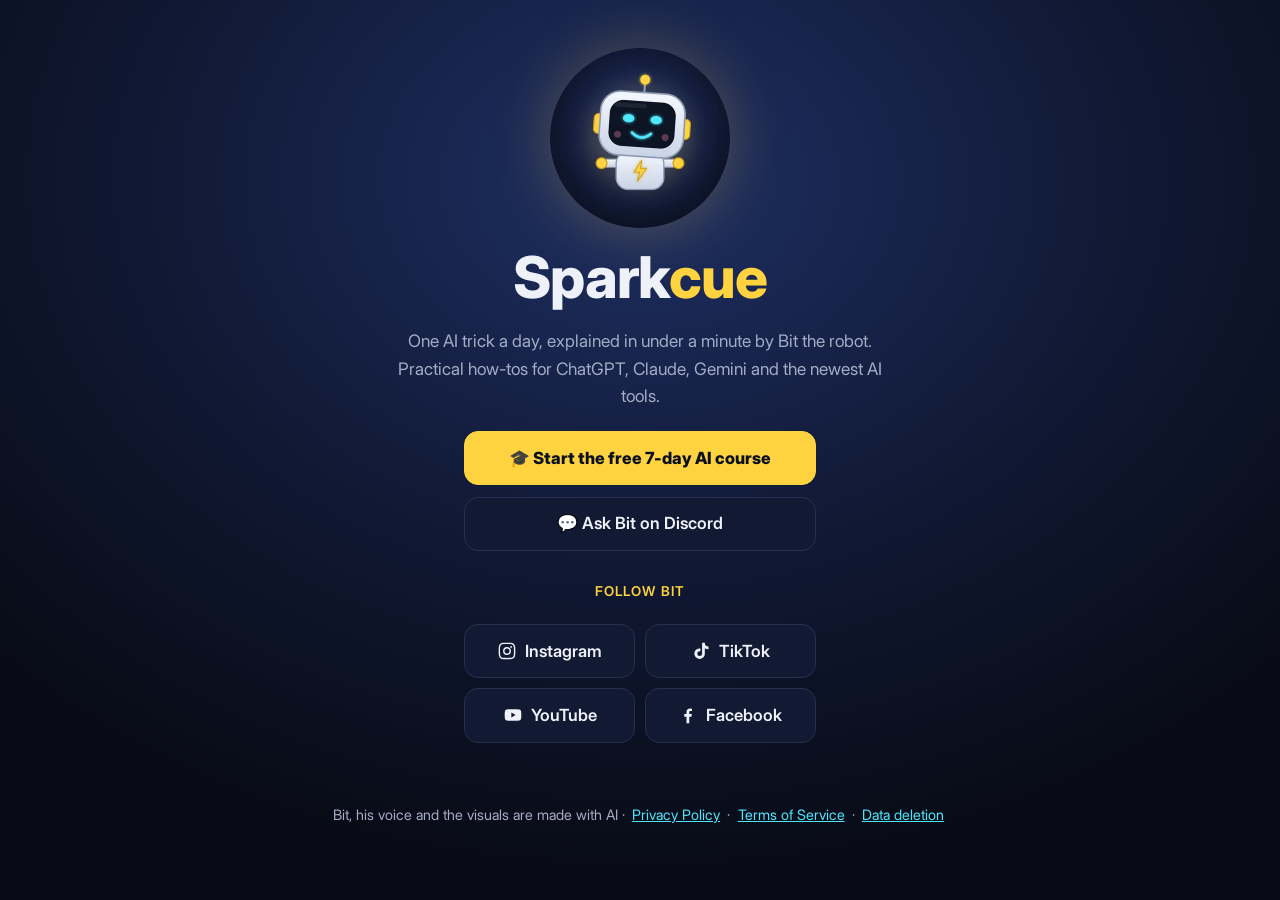
<file: index.html>
<!doctype html>
<html lang="en">
<head>
<meta charset="utf-8">
<meta name="viewport" content="width=device-width,initial-scale=1">
<title>Sparkcue · One AI trick a day</title>
<meta name="description" content="Sparkcue: one AI trick a day, explained by Bit the robot. Plus a free 7-day AI Starter Kit.">
<meta property="og:type" content="website">
<meta property="og:url" content="https://getsparkcue.github.io/">
<meta property="og:title" content="Sparkcue · One AI trick a day">
<meta property="og:description" content="Practical how-tos for ChatGPT, Claude, Gemini and the newest AI tools, explained by Bit the robot. Free 7-day course.">
<meta property="og:image" content="https://getsparkcue.github.io/brand/og-card.jpg">
<meta property="og:image:width" content="1200"><meta property="og:image:height" content="630">
<meta name="twitter:card" content="summary_large_image">
<link rel="icon" href="favicon.svg" type="image/svg+xml">
<link rel="icon" href="favicon-32.png" sizes="32x32">
<link rel="apple-touch-icon" href="apple-touch-icon.png">
<style>
@font-face{font-family:'Inter Display';font-weight:400;font-display:swap;src:url('/fonts/inter-display-400.woff') format('woff')}
@font-face{font-family:'Inter Display';font-weight:600;font-display:swap;src:url('/fonts/inter-display-600.woff') format('woff')}
@font-face{font-family:'Inter Display';font-weight:700 900;font-display:swap;src:url('/fonts/inter-display-800.woff') format('woff')}
:root{--bg:#0B1020;--surface:#121A33;--fg:#EEF1F8;--muted:#A3ADC6;--line:#26304D;--spark:#FFD23F;--cyan:#4DE8FF;
  --font:'Inter Display','Segoe UI',system-ui,sans-serif;color-scheme:dark}
*{box-sizing:border-box}
html{background:var(--bg)}
body{margin:0;min-height:100vh;background:radial-gradient(900px 700px at 50% 20%,#1E2F63 0%,#101833 55%,#080B15 100%) no-repeat,var(--bg);
  color:var(--fg);font:400 1.08rem/1.6 var(--font);padding:3rem max(16px,env(safe-area-inset-left,0px)) 3rem max(16px,env(safe-area-inset-right,0px))}
main{max-width:40rem;margin:0 auto;display:flex;flex-direction:column;align-items:center;text-align:center;gap:1.3rem}
.bit{width:180px;height:180px;border-radius:50%;box-shadow:0 0 60px rgba(255,210,63,.25)}
h1{font:800 clamp(2.4rem,8vw,3.6rem)/1 var(--font);margin:0;letter-spacing:-.02em}
h1 span{color:var(--spark)}
p{margin:0;color:var(--muted);max-width:32rem}
.cta{display:flex;flex-direction:column;gap:.7rem;width:100%;max-width:22rem}
a.btn{display:flex;align-items:center;justify-content:center;gap:.5rem;min-height:52px;text-decoration:none;color:var(--fg);
  border:1px solid var(--line);background:var(--surface);border-radius:14px;padding:.8rem 1.1rem;font-weight:600;font-size:1.05rem}
a.btn.hot{background:var(--spark);color:#0B1020;border-color:var(--spark);font-weight:800}
a.btn:hover{border-color:var(--spark)}
a:focus-visible{outline:3px solid var(--cyan);outline-offset:3px}
.label{color:var(--spark);font-weight:600;letter-spacing:.08em;text-transform:uppercase;font-size:.85rem;margin-top:.6rem}
.social{display:grid;grid-template-columns:1fr 1fr;gap:.6rem;width:100%;max-width:22rem}
.social svg{width:20px;height:20px;flex:none;fill:currentColor}
footer{margin-top:2rem;font-size:.9rem;color:var(--muted)}
footer a{color:var(--cyan);display:inline-block;padding:.5rem .2rem}
@media (prefers-reduced-motion:reduce){*{transition:none!important}}
</style>
</head>
<body>
<main>
  <img class="bit" src="brand/bit-360.webp" width="180" height="180" alt="Bit, the Sparkcue robot">
  <h1>Spark<span>cue</span></h1>
  <p>One AI trick a day, explained in under a minute by Bit the robot. Practical how-tos for ChatGPT, Claude, Gemini and the newest AI tools.</p>
  <div class="cta">
    <a class="btn hot" href="course/">🎓 Start the free 7-day AI course</a>
    <a class="btn" href="https://discord.gg/dnxSrA4wH">💬 Ask Bit on Discord</a>
  </div>
  <p class="label">Follow Bit</p>
  <div class="social">
    <a class="btn" href="https://www.instagram.com/getsparkcue/"><svg viewBox="0 0 24 24" aria-hidden="true"><path d="M12 7.3A4.7 4.7 0 1 0 12 16.7 4.7 4.7 0 0 0 12 7.3zm0 7.7a3 3 0 1 1 0-6 3 3 0 0 1 0 6zm6-7.9a1.1 1.1 0 1 1-2.2 0 1.1 1.1 0 0 1 2.2 0zM12 3.6c2.7 0 3 0 4.1.1 2.7.1 4 1.4 4.1 4.1.1 1.1.1 1.4.1 4.2s0 3-.1 4.1c-.1 2.7-1.4 4-4.1 4.1-1.1.1-1.4.1-4.1.1s-3 0-4.1-.1c-2.7-.1-4-1.4-4.1-4.1C3.7 15 3.6 14.7 3.6 12s0-3 .1-4.1C3.8 5.1 5.1 3.8 7.9 3.7 9 3.6 9.3 3.6 12 3.6zM12 2c-2.7 0-3.1 0-4.2.1C4.2 2.2 2.2 4.2 2.1 7.8 2 8.9 2 9.3 2 12s0 3.1.1 4.2c.2 3.6 2.2 5.6 5.7 5.7 1.1.1 1.5.1 4.2.1s3.1 0 4.2-.1c3.6-.2 5.6-2.2 5.7-5.7.1-1.1.1-1.5.1-4.2s0-3.1-.1-4.2c-.2-3.6-2.2-5.6-5.7-5.7C15.1 2 14.7 2 12 2z"/></svg>Instagram</a>
    <a class="btn" href="https://www.tiktok.com/@getsparkcue"><svg viewBox="0 0 24 24" aria-hidden="true"><path d="M16.6 2h-3.3v13.2a2.9 2.9 0 1 1-2.9-2.9c.3 0 .6 0 .9.1V9a6.3 6.3 0 1 0 5.3 6.2V8.6a7.9 7.9 0 0 0 4.4 1.4V6.7a4.6 4.6 0 0 1-4.4-4.7z"/></svg>TikTok</a>
    <a class="btn" href="https://www.youtube.com/@getsparkcue"><svg viewBox="0 0 24 24" aria-hidden="true"><path d="M21.6 7.2a2.5 2.5 0 0 0-1.8-1.8C18.2 5 12 5 12 5s-6.2 0-7.8.4A2.5 2.5 0 0 0 2.4 7.2 26 26 0 0 0 2 12a26 26 0 0 0 .4 4.8 2.5 2.5 0 0 0 1.8 1.8C5.8 19 12 19 12 19s6.2 0 7.8-.4a2.5 2.5 0 0 0 1.8-1.8A26 26 0 0 0 22 12a26 26 0 0 0-.4-4.8zM10 15V9l5.2 3L10 15z"/></svg>YouTube</a>
    <a class="btn" href="https://www.facebook.com/profile.php?id=61595735432190"><svg viewBox="0 0 24 24" aria-hidden="true"><path d="M13.5 22v-8h2.7l.4-3.2h-3.1V8.8c0-.9.3-1.6 1.6-1.6h1.7V4.4a22 22 0 0 0-2.5-.1c-2.4 0-4.1 1.5-4.1 4.3v2.3H7.5V14h2.7v8h3.3z"/></svg>Facebook</a>
  </div>
  <footer>Bit, his voice and the visuals are made with AI · <a href="privacy.html">Privacy Policy</a> · <a href="terms.html">Terms of Service</a> · <a href="privacy.html#deletion">Data deletion</a></footer>
</main>
</body>
</html>
</file>
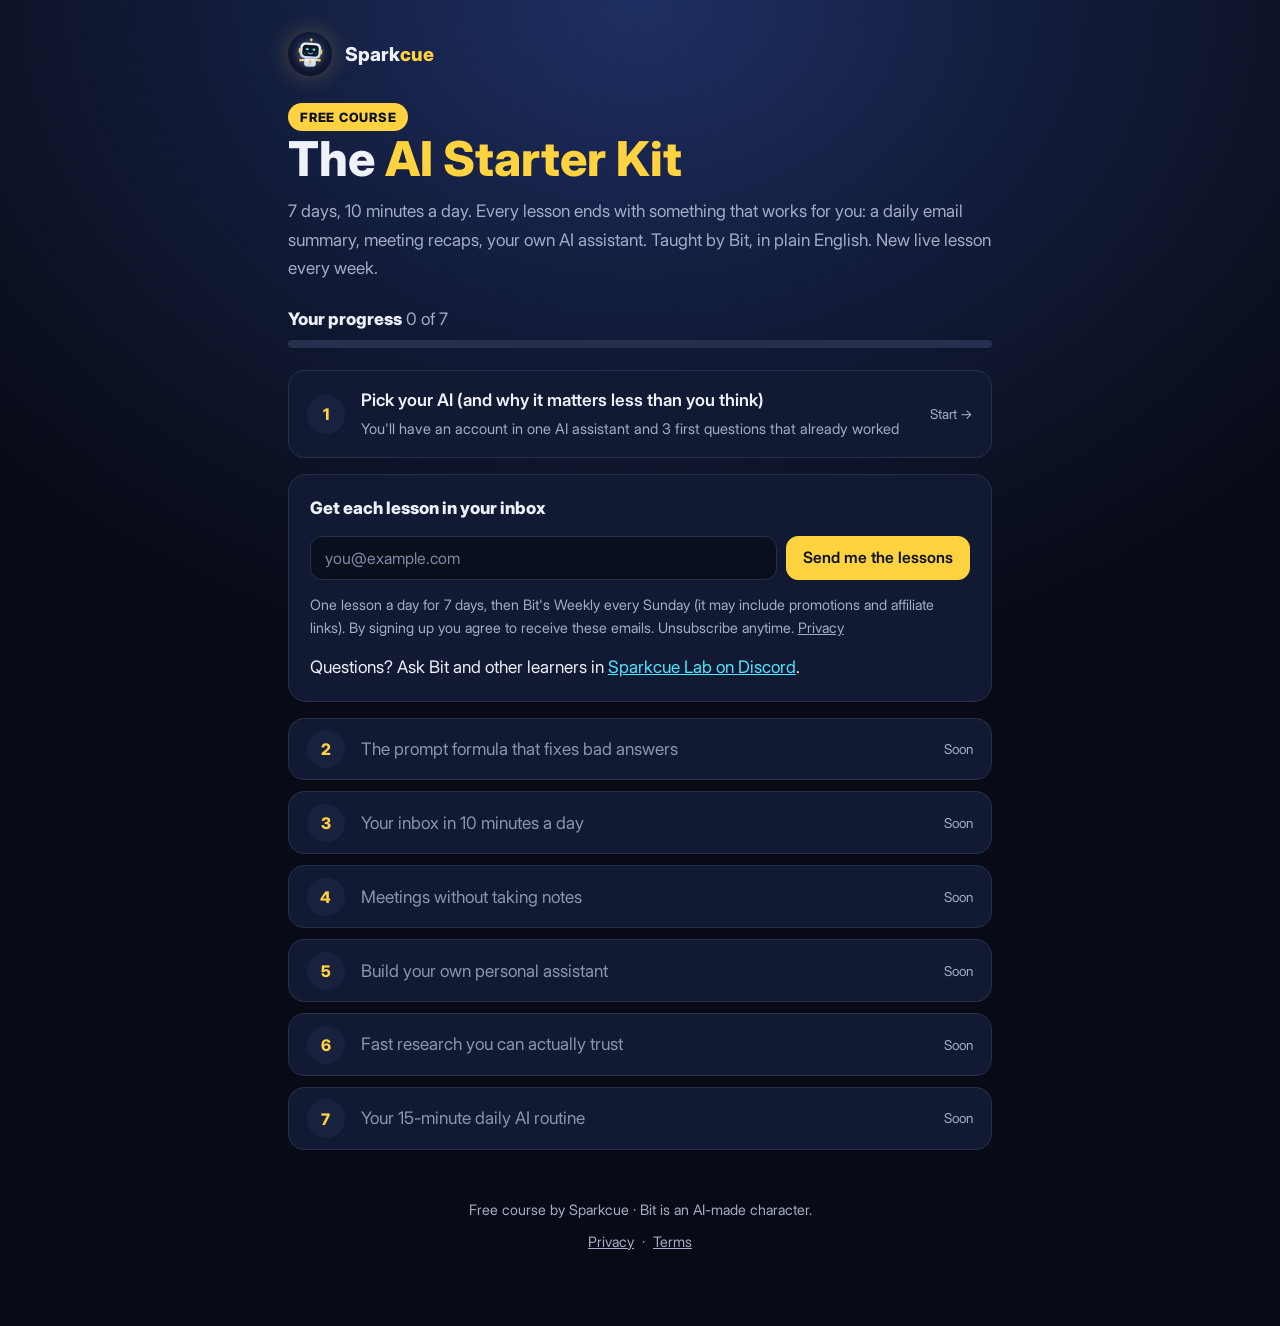
<file: course/index.html>
<!doctype html>
<html lang="en">
<head>
<meta charset="utf-8">
<meta name="viewport" content="width=device-width,initial-scale=1">
<title>Free AI Starter Kit · Sparkcue</title>
<meta name="description" content="A free 7-day course: one practical AI result a day, explained by Bit the robot. Plus a new live lesson every week.">
<meta property="og:title" content="Free AI Starter Kit · Sparkcue"><meta property="og:description" content="A free 7-day course: one practical AI result a day, explained by Bit the robot. Plus a new live lesson every week.">
<meta property="og:type" content="website"><meta property="og:image" content="https://getsparkcue.github.io/brand/og-card.jpg">
<meta property="og:image:width" content="1200"><meta property="og:image:height" content="630">
<meta name="twitter:card" content="summary_large_image">
<link rel="icon" href="../favicon.svg" type="image/svg+xml"><link rel="icon" href="../favicon-32.png" sizes="32x32">
<link rel="apple-touch-icon" href="../apple-touch-icon.png">
<link rel="stylesheet" href="assets/course.css">
</head>
<body data-core-total="7">
<div class="wrap"><div class="top"><img src="../brand/bit-88.webp" width="44" height="44" alt=""><a href="../">Spark<span>cue</span></a></div><span class="pill">Free course</span><h1>The <em>AI Starter Kit</em></h1><p class="muted">7 days, 10 minutes a day. Every lesson ends with something that works for you: a daily email summary, meeting recaps, your own AI assistant. Taught by Bit, in plain English. New live lesson every week.</p><p style="margin:1.4rem 0 .2rem"><b>Your progress</b> <span class="muted" id="done-count"></span></p><div class="progress"><i></i></div><ol class="lessons"><li data-n="1"><a href="lessons/pick-your-ai.html"><span class="num">1</span><span class="t"><b>Pick your AI (and why it matters less than you think)</b><small>You'll have an account in one AI assistant and 3 first questions that already worked</small></span><span class="st">Start →</span></a></li></ol><div style="margin:1rem 0"><div class="card"><div class="join"><b>Get each lesson in your inbox</b><form data-kit="10092246"><input type="email" name="email_address" required placeholder="you@example.com" autocomplete="email" aria-label="Email"><button class="btn primary">Send me the lessons</button></form><div class="note">One lesson a day for 7 days, then Bit's Weekly every Sunday (it may include promotions and affiliate links). By signing up you agree to receive these emails. Unsubscribe anytime. <a href="https://getsparkcue.github.io/privacy.html">Privacy</a></div></div><p style="margin:.8rem 0 0">Questions? Ask Bit and other learners in <a href="https://discord.gg/dnxSrA4wH">Sparkcue Lab on Discord</a>.</p></div></div><ol class="lessons" start="2"><li class="locked"><a aria-disabled="true"><span class="num">2</span><span class="t"><b>The prompt formula that fixes bad answers</b><small>Coming soon</small></span><span class="st">Soon</span></a></li><li class="locked"><a aria-disabled="true"><span class="num">3</span><span class="t"><b>Your inbox in 10 minutes a day</b><small>Coming soon</small></span><span class="st">Soon</span></a></li><li class="locked"><a aria-disabled="true"><span class="num">4</span><span class="t"><b>Meetings without taking notes</b><small>Coming soon</small></span><span class="st">Soon</span></a></li><li class="locked"><a aria-disabled="true"><span class="num">5</span><span class="t"><b>Build your own personal assistant</b><small>Coming soon</small></span><span class="st">Soon</span></a></li><li class="locked"><a aria-disabled="true"><span class="num">6</span><span class="t"><b>Fast research you can actually trust</b><small>Coming soon</small></span><span class="st">Soon</span></a></li><li class="locked"><a aria-disabled="true"><span class="num">7</span><span class="t"><b>Your 15-minute daily AI routine</b><small>Coming soon</small></span><span class="st">Soon</span></a></li></ol><p id="cert-link" class="hidden" style="margin-top:1rem"><a class="btn primary" href="certificate.html">🎓 Get your certificate</a></p><footer>Free course by Sparkcue · Bit is an AI-made character.<br><a href="../privacy.html">Privacy</a> · <a href="../terms.html">Terms</a></footer>
</div>
<script src="assets/course.js"></script>
</body>
</html>
</file>
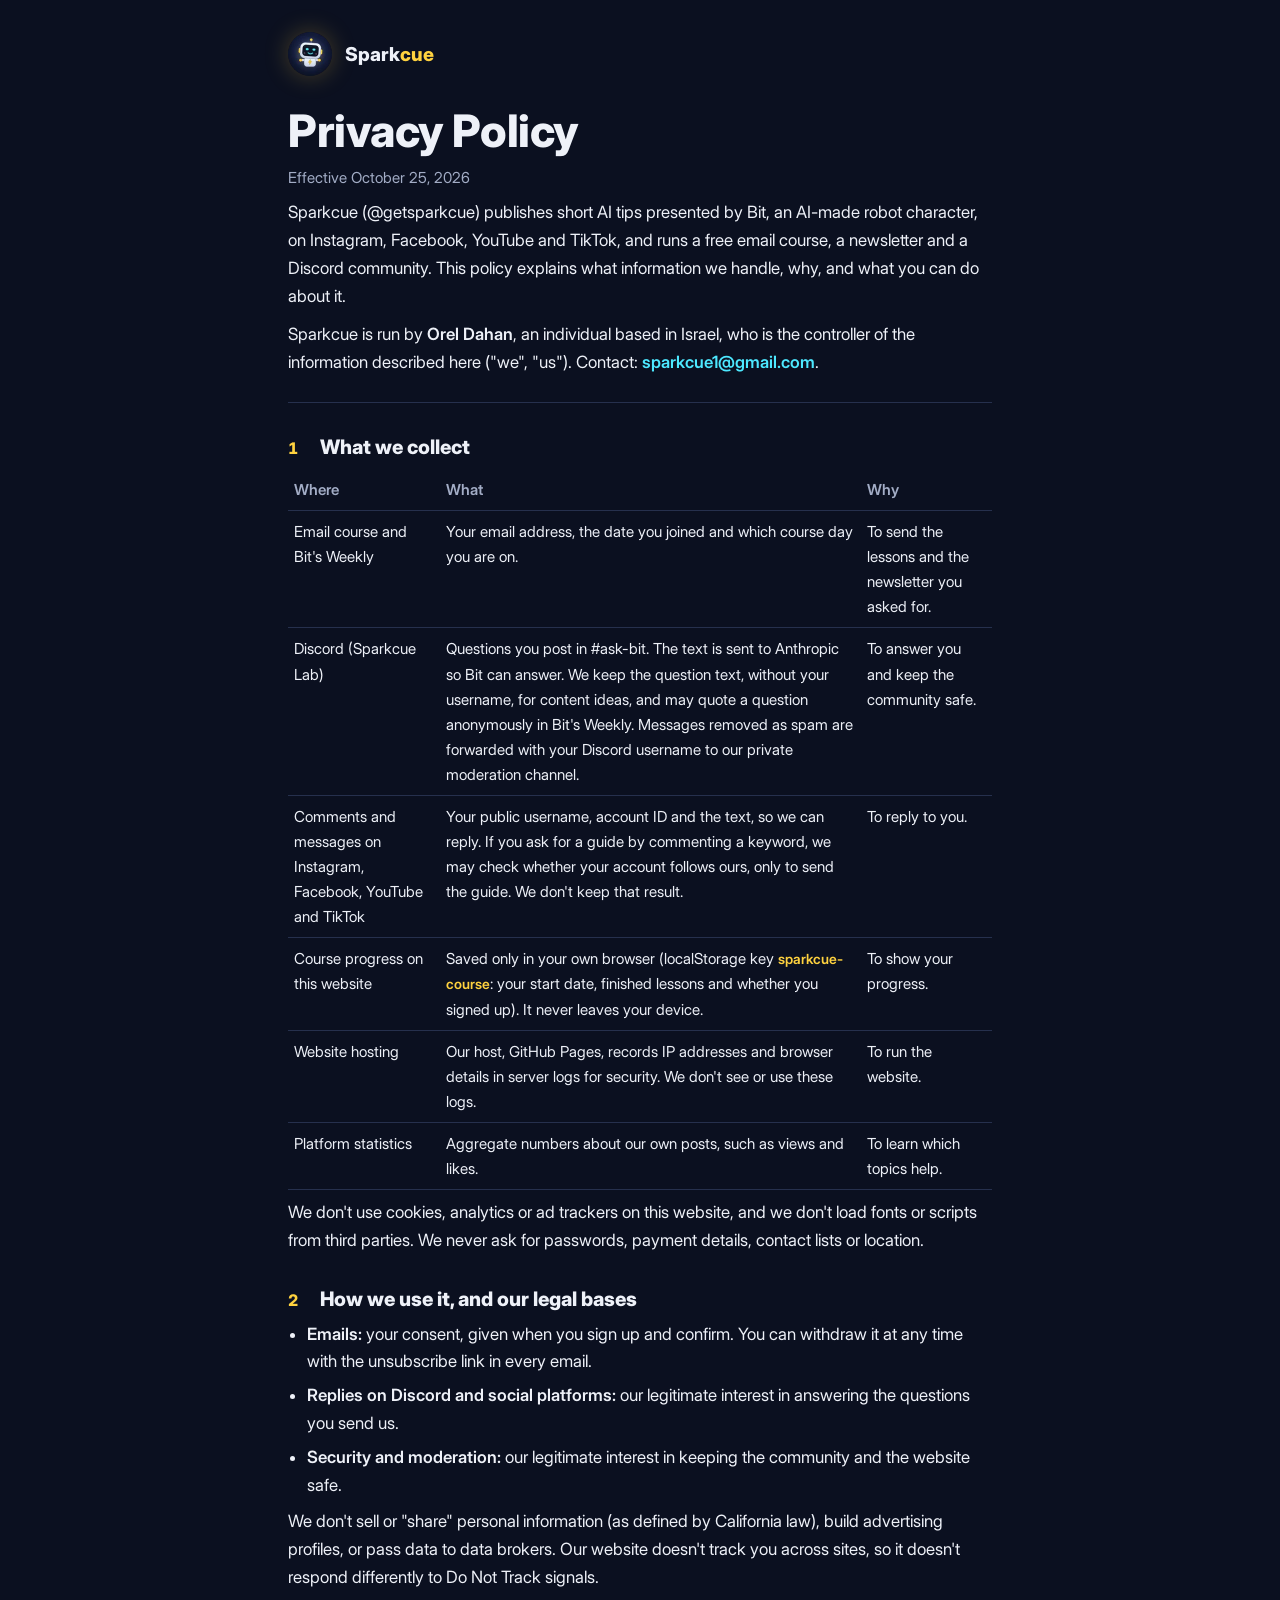
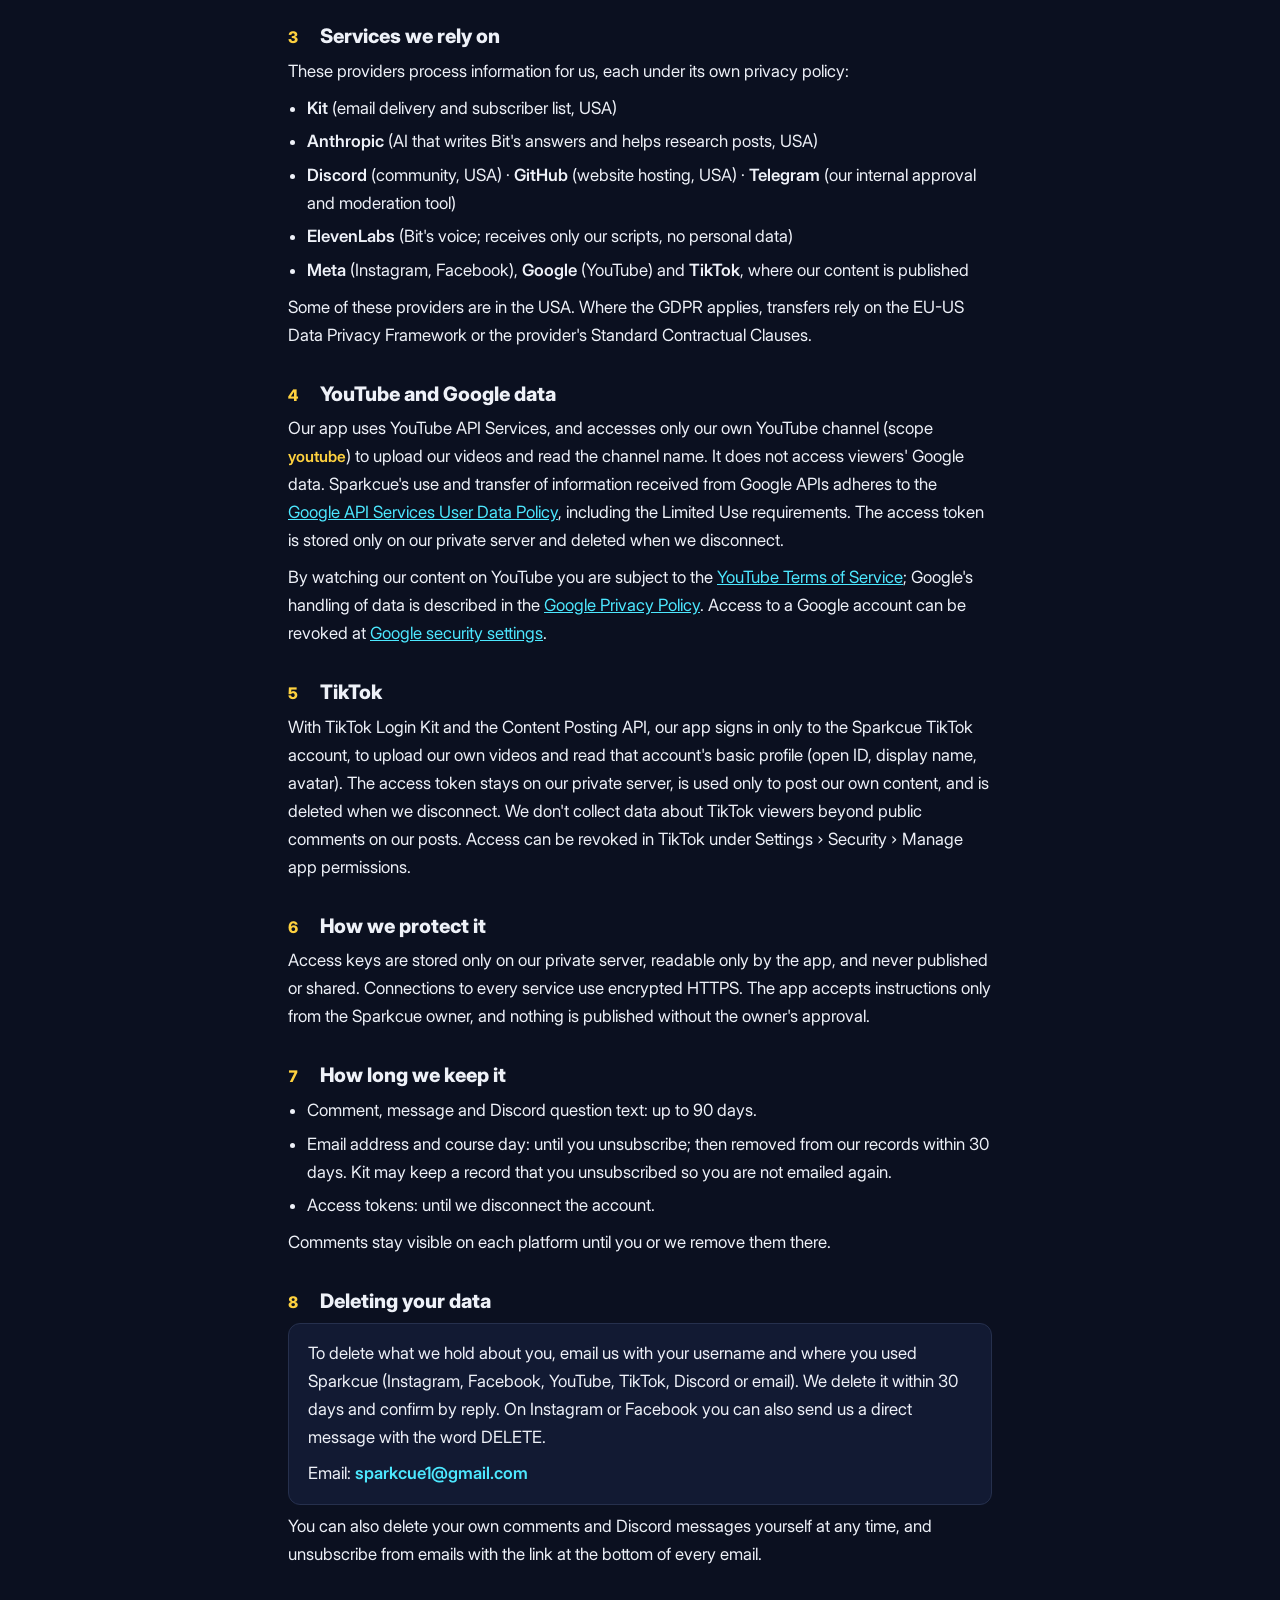
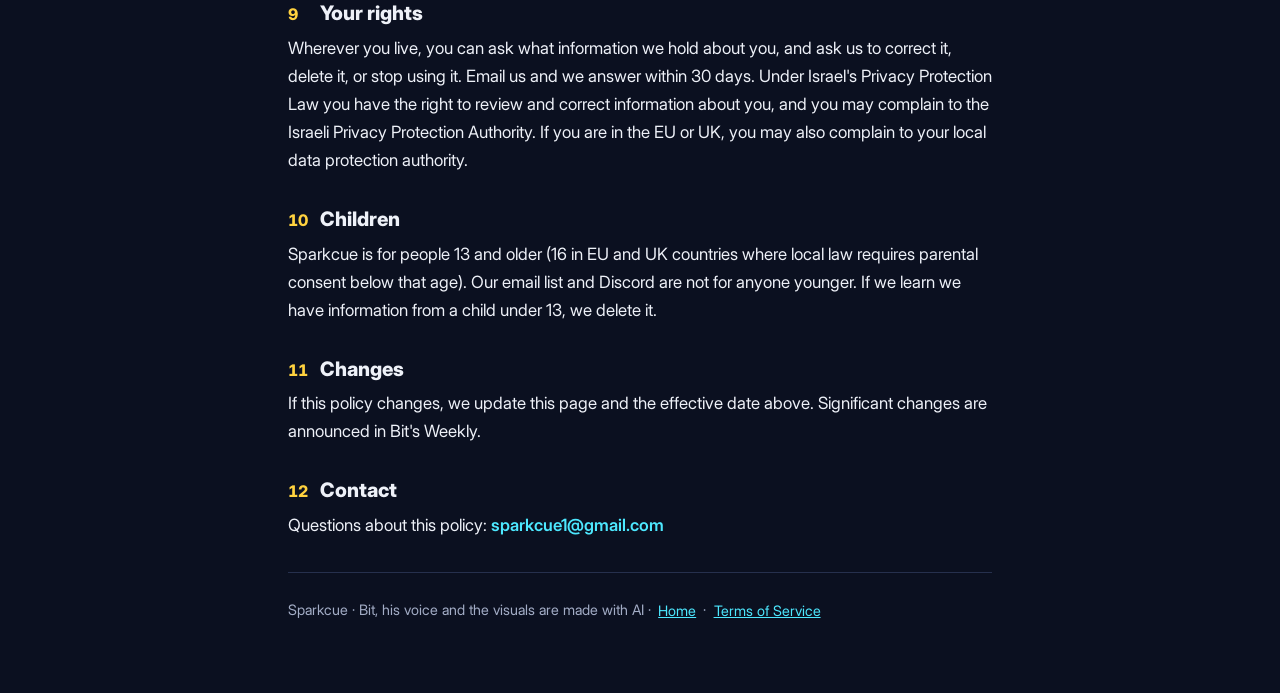
<file: privacy.html>
<!doctype html>
<html lang="en">
<head>
<meta charset="utf-8">
<meta name="viewport" content="width=device-width,initial-scale=1">
<title>Privacy Policy · Sparkcue</title>
<meta name="description" content="What Sparkcue collects, why, and how to delete it.">
<link rel="icon" href="favicon.svg" type="image/svg+xml">
<link rel="icon" href="favicon-32.png" sizes="32x32">
<link rel="apple-touch-icon" href="apple-touch-icon.png">
<style>
@font-face{font-family:'Inter Display';font-weight:400;font-display:swap;src:url('/fonts/inter-display-400.woff') format('woff')}
@font-face{font-family:'Inter Display';font-weight:600;font-display:swap;src:url('/fonts/inter-display-600.woff') format('woff')}
@font-face{font-family:'Inter Display';font-weight:700 900;font-display:swap;src:url('/fonts/inter-display-800.woff') format('woff')}
:root{--bg:#0B1020;--surface:#121A33;--fg:#EEF1F8;--muted:#A3ADC6;--line:#26304D;--spark:#FFD23F;--cyan:#4DE8FF;
  --font:'Inter Display','Segoe UI',system-ui,sans-serif;color-scheme:dark}
*{box-sizing:border-box}
html{background:var(--bg)}
body{margin:0;background:var(--bg);color:var(--fg);font:400 1.06rem/1.65 var(--font);
  padding:2rem max(16px,env(safe-area-inset-left,0px)) 4rem max(16px,env(safe-area-inset-right,0px))}
.wrap{max-width:44rem;margin:0 auto;display:flex;flex-direction:column;gap:2rem}
.top{display:flex;align-items:center;gap:.8rem}
.top img{width:44px;height:44px;border-radius:50%;box-shadow:0 0 24px rgba(255,210,63,.25)}
.top a{color:var(--fg);text-decoration:none;font:800 1.2rem var(--font)}
.top a span{color:var(--spark)}
header{display:flex;flex-direction:column;gap:.6rem;padding-bottom:1.6rem;border-bottom:1px solid var(--line)}
h1{font:800 clamp(2rem,6vw,2.8rem)/1.05 var(--font);margin:0;letter-spacing:-.01em}
.meta{color:var(--muted);font-size:.95rem;margin:0}
section{display:flex;flex-direction:column;gap:.55rem;scroll-margin-top:1rem}
h2{font:800 1.25rem/1.25 var(--font);margin:0;display:flex;gap:.6rem;align-items:baseline}
h2 .n{font-variant-numeric:tabular-nums;color:var(--spark);font-size:1rem;min-width:1.4rem}
p,ul{margin:0}
ul{padding-left:1.2rem;display:flex;flex-direction:column;gap:.35rem}
b{font-weight:600}
code{font:600 .92em var(--font);color:var(--spark)}
.box{background:var(--surface);border:1px solid var(--line);border-radius:12px;padding:1rem 1.2rem;display:flex;flex-direction:column;gap:.5rem}
.mail{font-weight:600;color:var(--cyan);word-break:break-all;user-select:all}
a{color:var(--cyan)}
a:focus-visible{outline:3px solid var(--cyan);outline-offset:3px}
table{width:100%;border-collapse:collapse;font-size:.95rem}
th,td{text-align:left;vertical-align:top;padding:.5rem .4rem;border-bottom:1px solid var(--line)}
th{color:var(--muted);font-weight:600}
footer{color:var(--muted);font-size:.9rem;border-top:1px solid var(--line);padding-top:1.2rem}
footer a{display:inline-block;padding:.4rem .2rem}
@media (max-width:520px){table,thead,tbody,tr,th,td{display:block}thead{display:none}td{border:0;padding:.15rem 0}tr{border-bottom:1px solid var(--line);padding:.5rem 0}td:first-child{font-weight:600}}
</style>
</head>
<body>
<div class="wrap">
  <div class="top"><img src="brand/bit-88.webp" width="44" height="44" alt=""><a href="./">Spark<span>cue</span></a></div>
  <header>
    <h1>Privacy Policy</h1>
    <p class="meta">Effective October 25, 2026</p>
    <p>Sparkcue (@getsparkcue) publishes short AI tips presented by Bit, an AI-made robot character, on Instagram, Facebook,
    YouTube and TikTok, and runs a free email course, a newsletter and a Discord community. This policy explains what
    information we handle, why, and what you can do about it.</p>
    <p>Sparkcue is run by <b>Orel Dahan</b>, an individual based in Israel, who is the controller of the information described
    here ("we", "us"). Contact: <span class="mail">sparkcue1@gmail.com</span>.</p>
  </header>

  <section id="what">
    <h2><span class="n">1</span>What we collect</h2>
    <table>
      <thead><tr><th>Where</th><th>What</th><th>Why</th></tr></thead>
      <tbody>
        <tr><td>Email course and Bit's Weekly</td><td>Your email address, the date you joined and which course day you are on.</td><td>To send the lessons and the newsletter you asked for.</td></tr>
        <tr><td>Discord (Sparkcue Lab)</td><td>Questions you post in #ask-bit. The text is sent to Anthropic so Bit can answer. We keep the question text, without your username, for content ideas, and may quote a question anonymously in Bit's Weekly. Messages removed as spam are forwarded with your Discord username to our private moderation channel.</td><td>To answer you and keep the community safe.</td></tr>
        <tr><td>Comments and messages on Instagram, Facebook, YouTube and TikTok</td><td>Your public username, account ID and the text, so we can reply. If you ask for a guide by commenting a keyword, we may check whether your account follows ours, only to send the guide. We don't keep that result.</td><td>To reply to you.</td></tr>
        <tr><td>Course progress on this website</td><td>Saved only in your own browser (localStorage key <code>sparkcue-course</code>: your start date, finished lessons and whether you signed up). It never leaves your device.</td><td>To show your progress.</td></tr>
        <tr><td>Website hosting</td><td>Our host, GitHub Pages, records IP addresses and browser details in server logs for security. We don't see or use these logs.</td><td>To run the website.</td></tr>
        <tr><td>Platform statistics</td><td>Aggregate numbers about our own posts, such as views and likes.</td><td>To learn which topics help.</td></tr>
      </tbody>
    </table>
    <p>We don't use cookies, analytics or ad trackers on this website, and we don't load fonts or scripts from third parties.
    We never ask for passwords, payment details, contact lists or location.</p>
  </section>

  <section id="use">
    <h2><span class="n">2</span>How we use it, and our legal bases</h2>
    <ul>
      <li><b>Emails:</b> your consent, given when you sign up and confirm. You can withdraw it at any time with the
      unsubscribe link in every email.</li>
      <li><b>Replies on Discord and social platforms:</b> our legitimate interest in answering the questions you send us.</li>
      <li><b>Security and moderation:</b> our legitimate interest in keeping the community and the website safe.</li>
    </ul>
    <p>We don't sell or "share" personal information (as defined by California law), build advertising profiles, or pass
    data to data brokers. Our website doesn't track you across sites, so it doesn't respond differently to Do Not Track signals.</p>
  </section>

  <section id="services">
    <h2><span class="n">3</span>Services we rely on</h2>
    <p>These providers process information for us, each under its own privacy policy:</p>
    <ul>
      <li><b>Kit</b> (email delivery and subscriber list, USA)</li>
      <li><b>Anthropic</b> (AI that writes Bit's answers and helps research posts, USA)</li>
      <li><b>Discord</b> (community, USA) · <b>GitHub</b> (website hosting, USA) · <b>Telegram</b> (our internal approval and moderation tool)</li>
      <li><b>ElevenLabs</b> (Bit's voice; receives only our scripts, no personal data)</li>
      <li><b>Meta</b> (Instagram, Facebook), <b>Google</b> (YouTube) and <b>TikTok</b>, where our content is published</li>
    </ul>
    <p>Some of these providers are in the USA. Where the GDPR applies, transfers rely on the EU-US Data Privacy Framework or
    the provider's Standard Contractual Clauses.</p>
  </section>

  <section id="google">
    <h2><span class="n">4</span>YouTube and Google data</h2>
    <p>Our app uses YouTube API Services, and accesses only our own YouTube channel (scope <code>youtube</code>) to upload our
    videos and read the channel name. It does not access viewers' Google data. Sparkcue's use and transfer of information
    received from Google APIs adheres to the
    <a href="https://developers.google.com/terms/api-services-user-data-policy">Google API Services User Data Policy</a>,
    including the Limited Use requirements. The access token is stored only on our private server and deleted when we
    disconnect.</p>
    <p>By watching our content on YouTube you are subject to the <a href="https://www.youtube.com/t/terms">YouTube Terms of Service</a>;
    Google's handling of data is described in the <a href="https://policies.google.com/privacy">Google Privacy Policy</a>.
    Access to a Google account can be revoked at <a href="https://myaccount.google.com/permissions">Google security settings</a>.</p>
  </section>

  <section id="tiktok">
    <h2><span class="n">5</span>TikTok</h2>
    <p>With TikTok Login Kit and the Content Posting API, our app signs in only to the Sparkcue TikTok account, to upload our
    own videos and read that account's basic profile (open ID, display name, avatar). The access token stays on our private
    server, is used only to post our own content, and is deleted when we disconnect. We don't collect data about TikTok
    viewers beyond public comments on our posts. Access can be revoked in TikTok under
    Settings › Security › Manage app permissions.</p>
  </section>

  <section id="security">
    <h2><span class="n">6</span>How we protect it</h2>
    <p>Access keys are stored only on our private server, readable only by the app, and never published or shared.
    Connections to every service use encrypted HTTPS. The app accepts instructions only from the Sparkcue owner, and
    nothing is published without the owner's approval.</p>
  </section>

  <section id="retention">
    <h2><span class="n">7</span>How long we keep it</h2>
    <ul>
      <li>Comment, message and Discord question text: up to 90 days.</li>
      <li>Email address and course day: until you unsubscribe; then removed from our records within 30 days. Kit may keep
      a record that you unsubscribed so you are not emailed again.</li>
      <li>Access tokens: until we disconnect the account.</li>
    </ul>
    <p>Comments stay visible on each platform until you or we remove them there.</p>
  </section>

  <section id="deletion">
    <h2><span class="n">8</span>Deleting your data</h2>
    <div class="box">
      <p>To delete what we hold about you, email us with your username and where you used Sparkcue (Instagram, Facebook,
      YouTube, TikTok, Discord or email). We delete it within 30 days and confirm by reply. On Instagram or Facebook you
      can also send us a direct message with the word DELETE.</p>
      <p>Email: <span class="mail">sparkcue1@gmail.com</span></p>
    </div>
    <p>You can also delete your own comments and Discord messages yourself at any time, and unsubscribe from emails with
    the link at the bottom of every email.</p>
  </section>

  <section id="rights">
    <h2><span class="n">9</span>Your rights</h2>
    <p>Wherever you live, you can ask what information we hold about you, and ask us to correct it, delete it, or stop
    using it. Email us and we answer within 30 days. Under Israel's Privacy Protection Law you have the right to review
    and correct information about you, and you may complain to the Israeli Privacy Protection Authority. If you are in the
    EU or UK, you may also complain to your local data protection authority.</p>
  </section>

  <section id="children">
    <h2><span class="n">10</span>Children</h2>
    <p>Sparkcue is for people 13 and older (16 in EU and UK countries where local law requires parental consent below that
    age). Our email list and Discord are not for anyone younger. If we learn we have information from a child under 13,
    we delete it.</p>
  </section>

  <section id="changes">
    <h2><span class="n">11</span>Changes</h2>
    <p>If this policy changes, we update this page and the effective date above. Significant changes are announced in
    Bit's Weekly.</p>
  </section>

  <section id="contact">
    <h2><span class="n">12</span>Contact</h2>
    <p>Questions about this policy: <span class="mail">sparkcue1@gmail.com</span></p>
  </section>

  <footer>Sparkcue · Bit, his voice and the visuals are made with AI · <a href="./">Home</a> · <a href="terms.html">Terms of Service</a></footer>
</div>
</body>
</html>
</file>
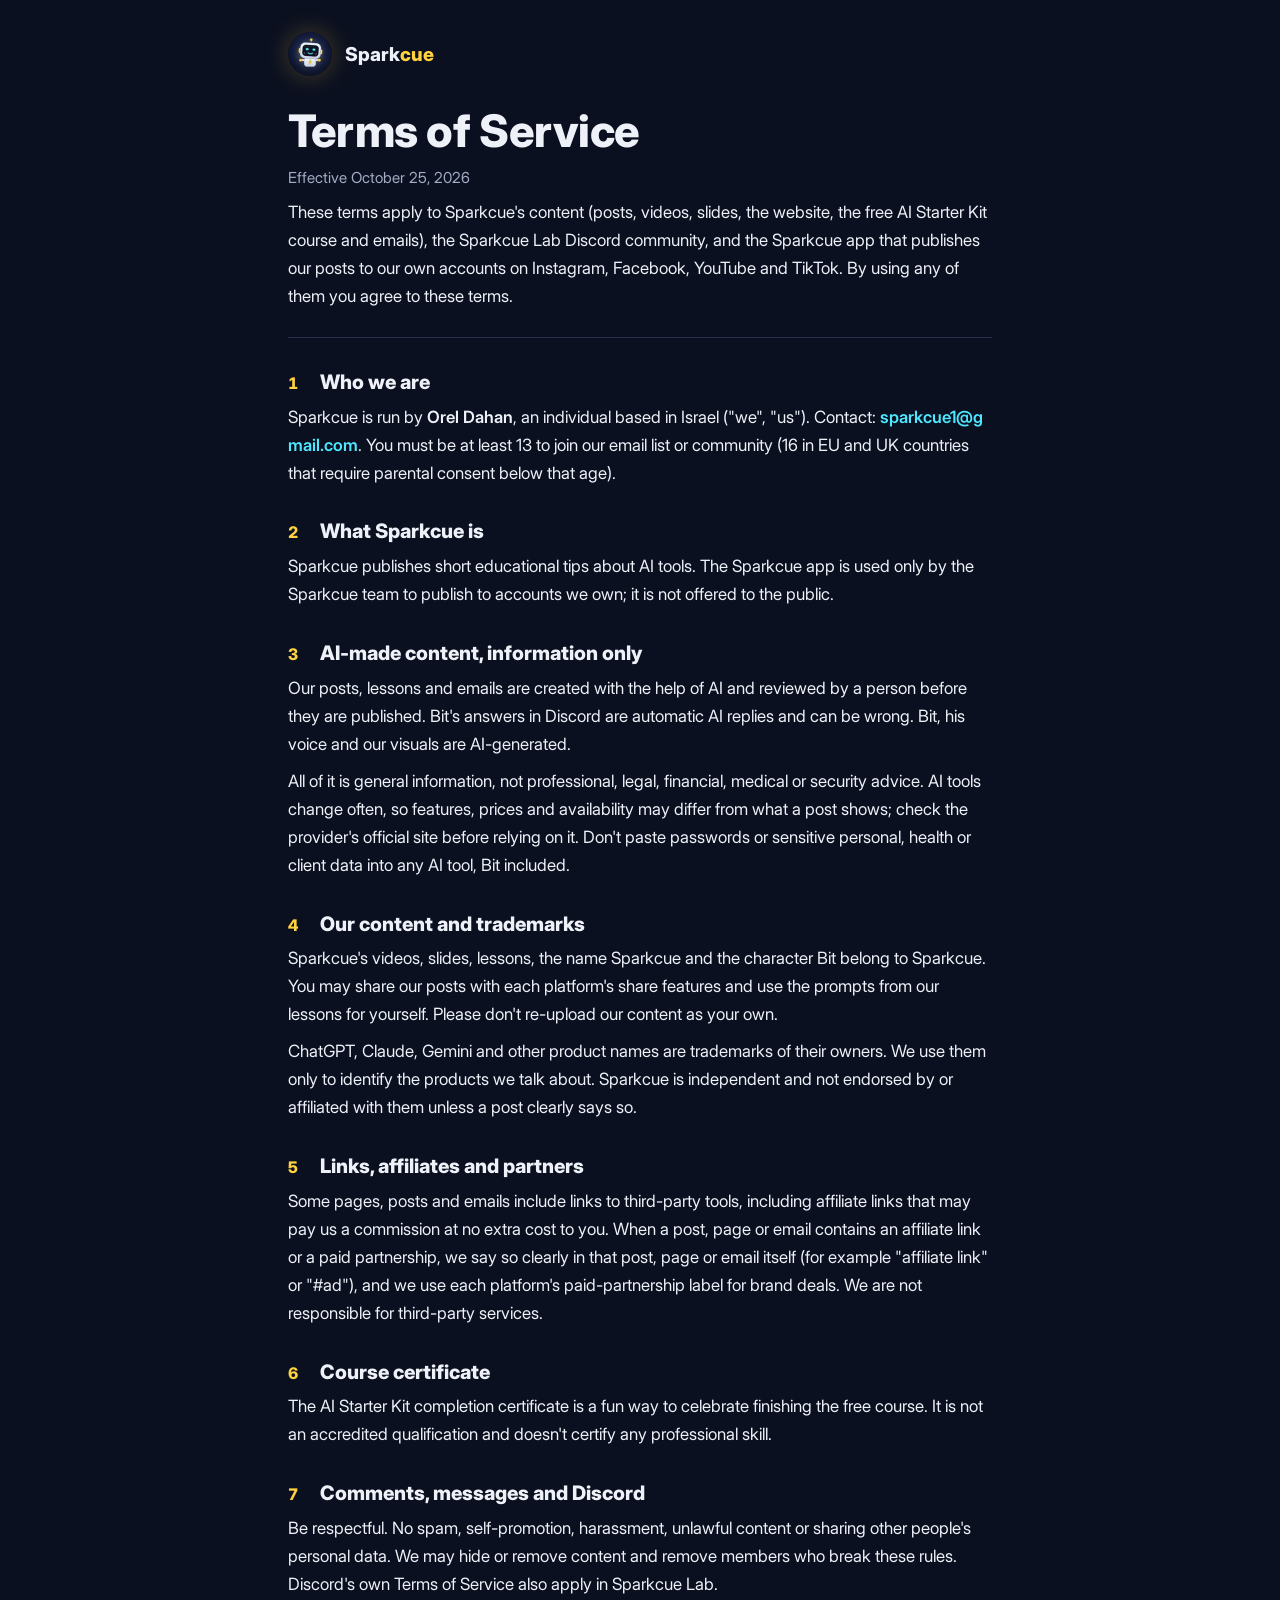
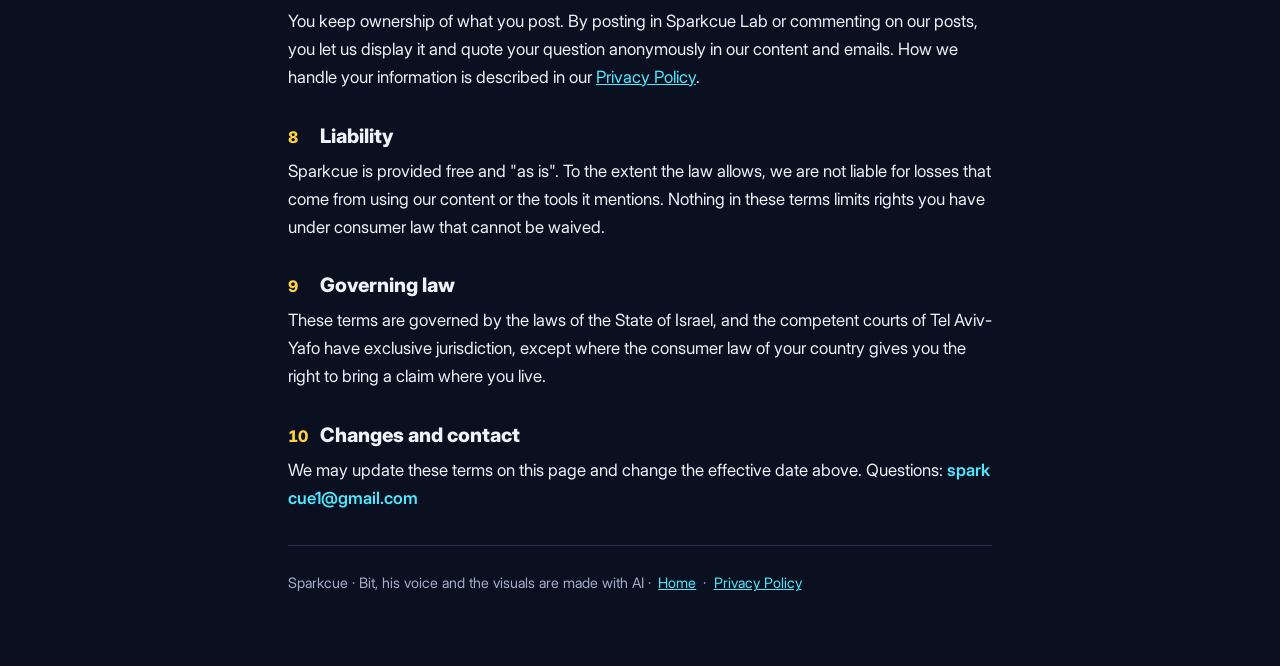
<file: terms.html>
<!doctype html>
<html lang="en">
<head>
<meta charset="utf-8">
<meta name="viewport" content="width=device-width,initial-scale=1">
<title>Terms of Service · Sparkcue</title>
<meta name="description" content="The terms for Sparkcue content, the free course and the community.">
<link rel="icon" href="favicon.svg" type="image/svg+xml">
<link rel="icon" href="favicon-32.png" sizes="32x32">
<link rel="apple-touch-icon" href="apple-touch-icon.png">
<style>
@font-face{font-family:'Inter Display';font-weight:400;font-display:swap;src:url('/fonts/inter-display-400.woff') format('woff')}
@font-face{font-family:'Inter Display';font-weight:600;font-display:swap;src:url('/fonts/inter-display-600.woff') format('woff')}
@font-face{font-family:'Inter Display';font-weight:700 900;font-display:swap;src:url('/fonts/inter-display-800.woff') format('woff')}
:root{--bg:#0B1020;--surface:#121A33;--fg:#EEF1F8;--muted:#A3ADC6;--line:#26304D;--spark:#FFD23F;--cyan:#4DE8FF;
  --font:'Inter Display','Segoe UI',system-ui,sans-serif;color-scheme:dark}
*{box-sizing:border-box}
html{background:var(--bg)}
body{margin:0;background:var(--bg);color:var(--fg);font:400 1.06rem/1.65 var(--font);
  padding:2rem max(16px,env(safe-area-inset-left,0px)) 4rem max(16px,env(safe-area-inset-right,0px))}
.wrap{max-width:44rem;margin:0 auto;display:flex;flex-direction:column;gap:2rem}
.top{display:flex;align-items:center;gap:.8rem}
.top img{width:44px;height:44px;border-radius:50%;box-shadow:0 0 24px rgba(255,210,63,.25)}
.top a{color:var(--fg);text-decoration:none;font:800 1.2rem var(--font)}
.top a span{color:var(--spark)}
header{display:flex;flex-direction:column;gap:.6rem;padding-bottom:1.6rem;border-bottom:1px solid var(--line)}
h1{font:800 clamp(2rem,6vw,2.8rem)/1.05 var(--font);margin:0;letter-spacing:-.01em}
.meta{color:var(--muted);font-size:.95rem;margin:0}
section{display:flex;flex-direction:column;gap:.55rem;scroll-margin-top:1rem}
h2{font:800 1.25rem/1.25 var(--font);margin:0;display:flex;gap:.6rem;align-items:baseline}
h2 .n{font-variant-numeric:tabular-nums;color:var(--spark);font-size:1rem;min-width:1.4rem}
p,ul{margin:0}
ul{padding-left:1.2rem;display:flex;flex-direction:column;gap:.35rem}
b{font-weight:600}
code{font:600 .92em var(--font);color:var(--spark)}
.box{background:var(--surface);border:1px solid var(--line);border-radius:12px;padding:1rem 1.2rem;display:flex;flex-direction:column;gap:.5rem}
.mail{font-weight:600;color:var(--cyan);word-break:break-all;user-select:all}
a{color:var(--cyan)}
a:focus-visible{outline:3px solid var(--cyan);outline-offset:3px}
table{width:100%;border-collapse:collapse;font-size:.95rem}
th,td{text-align:left;vertical-align:top;padding:.5rem .4rem;border-bottom:1px solid var(--line)}
th{color:var(--muted);font-weight:600}
footer{color:var(--muted);font-size:.9rem;border-top:1px solid var(--line);padding-top:1.2rem}
footer a{display:inline-block;padding:.4rem .2rem}
@media (max-width:520px){table,thead,tbody,tr,th,td{display:block}thead{display:none}td{border:0;padding:.15rem 0}tr{border-bottom:1px solid var(--line);padding:.5rem 0}td:first-child{font-weight:600}}
</style>
</head>
<body>
<div class="wrap">
  <div class="top"><img src="brand/bit-88.webp" width="44" height="44" alt=""><a href="./">Spark<span>cue</span></a></div>
  <header>
    <h1>Terms of Service</h1>
    <p class="meta">Effective October 25, 2026</p>
    <p>These terms apply to Sparkcue's content (posts, videos, slides, the website, the free AI Starter Kit course and
    emails), the Sparkcue Lab Discord community, and the Sparkcue app that publishes our posts to our own accounts on
    Instagram, Facebook, YouTube and TikTok. By using any of them you agree to these terms.</p>
  </header>

  <section id="who">
    <h2><span class="n">1</span>Who we are</h2>
    <p>Sparkcue is run by <b>Orel Dahan</b>, an individual based in Israel ("we", "us"). Contact:
    <span class="mail">sparkcue1@gmail.com</span>. You must be at least 13 to join our email list or community
    (16 in EU and UK countries that require parental consent below that age).</p>
  </section>

  <section id="service">
    <h2><span class="n">2</span>What Sparkcue is</h2>
    <p>Sparkcue publishes short educational tips about AI tools. The Sparkcue app is used only by the Sparkcue team to
    publish to accounts we own; it is not offered to the public.</p>
  </section>

  <section id="info">
    <h2><span class="n">3</span>AI-made content, information only</h2>
    <p>Our posts, lessons and emails are created with the help of AI and reviewed by a person before they are published.
    Bit's answers in Discord are automatic AI replies and can be wrong. Bit, his voice and our visuals are AI-generated.</p>
    <p>All of it is general information, not professional, legal, financial, medical or security advice. AI tools change
    often, so features, prices and availability may differ from what a post shows; check the provider's official site
    before relying on it. Don't paste passwords or sensitive personal, health or client data into any AI tool, Bit included.</p>
  </section>

  <section id="ip">
    <h2><span class="n">4</span>Our content and trademarks</h2>
    <p>Sparkcue's videos, slides, lessons, the name Sparkcue and the character Bit belong to Sparkcue. You may share our
    posts with each platform's share features and use the prompts from our lessons for yourself. Please don't re-upload
    our content as your own.</p>
    <p>ChatGPT, Claude, Gemini and other product names are trademarks of their owners. We use them only to identify the
    products we talk about. Sparkcue is independent and not endorsed by or affiliated with them unless a post clearly says so.</p>
  </section>

  <section id="links">
    <h2><span class="n">5</span>Links, affiliates and partners</h2>
    <p>Some pages, posts and emails include links to third-party tools, including affiliate links that may pay us a
    commission at no extra cost to you. When a post, page or email contains an affiliate link or a paid partnership, we
    say so clearly in that post, page or email itself (for example "affiliate link" or "#ad"), and we use each platform's
    paid-partnership label for brand deals. We are not responsible for third-party services.</p>
  </section>

  <section id="certificate">
    <h2><span class="n">6</span>Course certificate</h2>
    <p>The AI Starter Kit completion certificate is a fun way to celebrate finishing the free course. It is not an
    accredited qualification and doesn't certify any professional skill.</p>
  </section>

  <section id="conduct">
    <h2><span class="n">7</span>Comments, messages and Discord</h2>
    <p>Be respectful. No spam, self-promotion, harassment, unlawful content or sharing other people's personal data. We
    may hide or remove content and remove members who break these rules. Discord's own Terms of Service also apply in
    Sparkcue Lab.</p>
    <p>You keep ownership of what you post. By posting in Sparkcue Lab or commenting on our posts, you let us display it
    and quote your question anonymously in our content and emails. How we handle your information is described in our
    <a href="privacy.html">Privacy Policy</a>.</p>
  </section>

  <section id="liability">
    <h2><span class="n">8</span>Liability</h2>
    <p>Sparkcue is provided free and "as is". To the extent the law allows, we are not liable for losses that come from
    using our content or the tools it mentions. Nothing in these terms limits rights you have under consumer law that
    cannot be waived.</p>
  </section>

  <section id="law">
    <h2><span class="n">9</span>Governing law</h2>
    <p>These terms are governed by the laws of the State of Israel, and the competent courts of Tel Aviv-Yafo have
    exclusive jurisdiction, except where the consumer law of your country gives you the right to bring a claim where you live.</p>
  </section>

  <section id="changes">
    <h2><span class="n">10</span>Changes and contact</h2>
    <p>We may update these terms on this page and change the effective date above. Questions:
    <span class="mail">sparkcue1@gmail.com</span></p>
  </section>

  <footer>Sparkcue · Bit, his voice and the visuals are made with AI · <a href="./">Home</a> · <a href="privacy.html">Privacy Policy</a></footer>
</div>
</body>
</html>
</file>
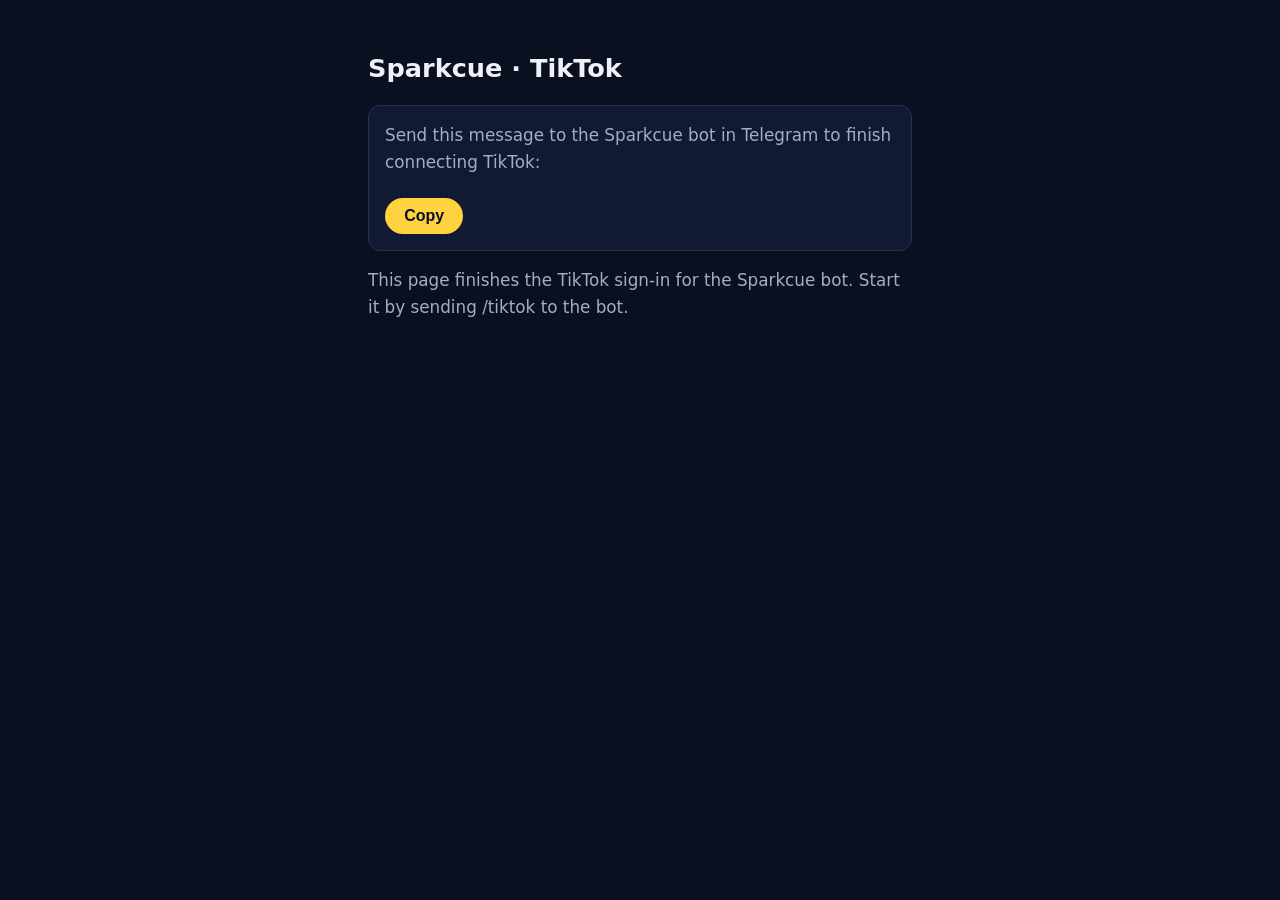
<file: tiktok-callback.html>
<!doctype html>
<html lang="en">
<head>
<meta charset="utf-8">
<meta name="viewport" content="width=device-width,initial-scale=1">
<title>Sparkcue TikTok Sign-in</title>
<meta name="robots" content="noindex">
<meta name="referrer" content="no-referrer">
<link rel="icon" href="favicon.svg" type="image/svg+xml">
<style>
:root{--bg:#0B1020;--surface:#121a33;--fg:#EEF1F8;--muted:#A3ADC6;--line:#26304d;--spark:#FFD23F;--ok:#3DDC97;--bad:#FF6B81;color-scheme:dark}
body{margin:0;background:var(--bg);color:var(--fg);font:400 1.05rem/1.6 'Segoe UI',system-ui,sans-serif;
  padding:3rem max(16px,env(safe-area-inset-left,0px)) 3rem max(16px,env(safe-area-inset-right,0px))}
main{max-width:34rem;margin:0 auto;display:flex;flex-direction:column;gap:1rem}
h1{margin:0;font-size:1.6rem}
p{margin:0;color:var(--muted)}
.box{background:var(--surface);border:1px solid var(--line);border-radius:12px;padding:1rem;display:flex;flex-direction:column;gap:.7rem}
code{font:600 .95rem/1.4 ui-monospace,Menlo,Consolas,monospace;word-break:break-all;user-select:all;color:var(--spark)}
button{align-self:flex-start;background:var(--spark);color:#0B1020;border:0;border-radius:999px;padding:.55rem 1.2rem;font-weight:700;font-size:1rem;cursor:pointer}
button:focus-visible{outline:2px solid var(--fg);outline-offset:2px}
.bad{color:var(--bad)}
</style>
</head>
<body>
<main>
  <h1>Sparkcue · TikTok</h1>
  <div id="ok" class="box" hidden>
    <p>Send this message to the Sparkcue bot in Telegram to finish connecting TikTok:</p>
    <code id="cmd"></code>
    <button id="copy" type="button">Copy</button>
  </div>
  <p id="err" class="bad" hidden></p>
  <p id="none" hidden>This page finishes the TikTok sign-in for the Sparkcue bot. Start it by sending /tiktok to the bot.</p>
</main>
<script>
const q=new URLSearchParams(location.search), code=q.get('code'), err=q.get('error_description')||q.get('error');
history.replaceState(null,'',location.pathname);   // the one-time code doesn't stay in the address bar or history
if(code){const t='/tiktok '+code;document.getElementById('cmd').textContent=t;document.getElementById('ok').hidden=false;
  document.getElementById('copy').addEventListener('click',e=>{navigator.clipboard.writeText(t).then(()=>e.target.textContent='Copied',
    ()=>{const r=document.createRange();r.selectNodeContents(document.getElementById('cmd'));const s=getSelection();s.removeAllRanges();s.addRange(r);});});}
else if(err){const el=document.getElementById('err');el.textContent='TikTok sign-in failed: '+err;el.hidden=false;}
else document.getElementById('none').hidden=false;
</script>
</body>
</html>
</file>
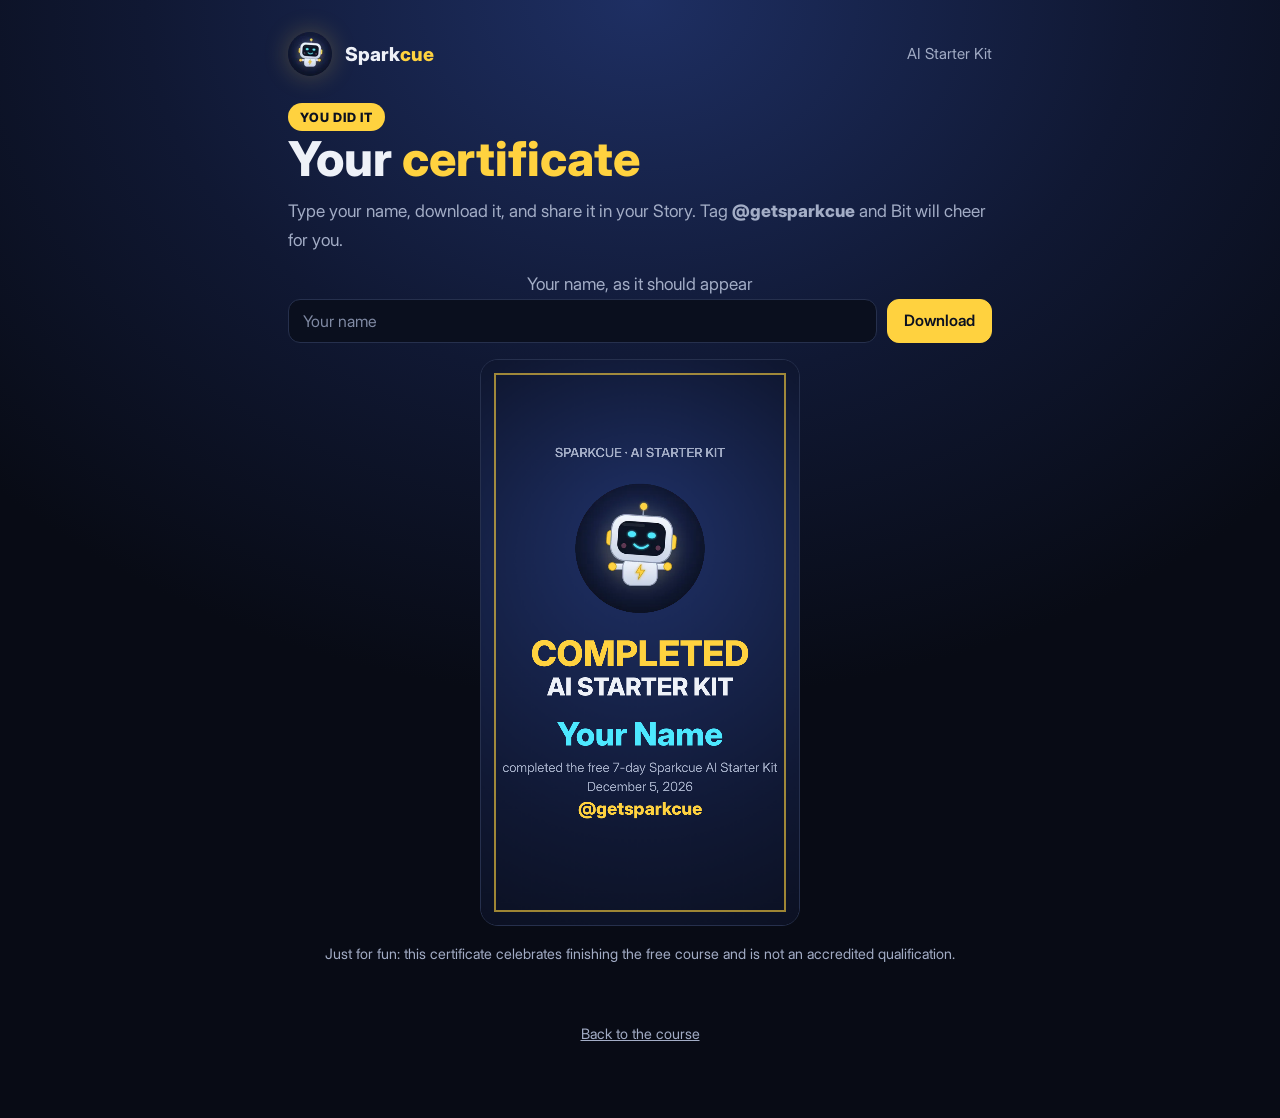
<file: course/certificate.html>
<!doctype html>
<html lang="en">
<head>
<meta charset="utf-8">
<meta name="viewport" content="width=device-width,initial-scale=1">
<title>Your Certificate · Sparkcue AI Starter Kit</title>
<meta name="description" content="You finished the Sparkcue AI Starter Kit. Make your certificate and share it.">
<link rel="icon" href="../favicon.svg" type="image/svg+xml"><link rel="icon" href="../favicon-32.png" sizes="32x32">
<link rel="stylesheet" href="assets/course.css">
<style>
canvas{width:100%;max-width:20rem;display:block;margin:1rem auto;border-radius:18px;border:1px solid var(--line)}
.row{display:flex;flex-wrap:wrap;gap:.6rem;justify-content:center}
.row input{flex:1 1 14rem;min-width:0;border:1px solid var(--line);background:#0a0f1e;color:var(--fg);border-radius:12px;padding:.65rem .9rem;font:400 1rem var(--body)}
</style>
</head>
<body>
<div class="wrap">
  <div class="top"><img src="../brand/bit-88.webp" width="44" height="44" alt=""><a href="../">Spark<span>cue</span></a><span class="crumb"><a href="./" style="font:inherit;color:inherit">AI Starter Kit</a></span></div>
  <span class="pill">You did it</span>
  <h1>Your <em>certificate</em></h1>
  <p class="muted">Type your name, download it, and share it in your Story. Tag <b>@getsparkcue</b> and Bit will cheer for you.</p>
  <label for="name" class="muted" style="display:block;text-align:center;margin-top:1rem">Your name, as it should appear</label>
  <div class="row"><input id="name" maxlength="32" placeholder="Your name" autocomplete="name"><button class="btn primary" id="dl">Download</button></div>
  <canvas id="c" width="1080" height="1920" aria-label="Certificate preview"></canvas>
  <p class="note center">Just for fun: this certificate celebrates finishing the free course and is not an accredited qualification.</p>
  <footer><a href="./">Back to the course</a></footer>
</div>
<script>
(function () {
  var c = document.getElementById('c'), x = c.getContext('2d'), inp = document.getElementById('name');
  var bit = new Image(); bit.src = '../brand/bit-360.webp'; bit.onload = draw;
  var date = new Date().toLocaleDateString('en-US', { month: 'long', day: 'numeric', year: 'numeric' });
  function draw() {
    var g = x.createRadialGradient(540, 600, 80, 540, 900, 1500);
    g.addColorStop(0, '#1E2F63'); g.addColorStop(.55, '#101833'); g.addColorStop(1, '#080B15');
    x.fillStyle = g; x.fillRect(0, 0, 1080, 1920);
    x.strokeStyle = 'rgba(255,210,63,.6)'; x.lineWidth = 6; x.strokeRect(48, 48, 984, 1824);
    x.textAlign = 'center';
    x.fillStyle = '#A3ADC6'; x.font = '600 44px "Inter Display", sans-serif'; x.fillText('SPARKCUE · AI STARTER KIT', 540, 330);
    if (bit.complete && bit.naturalWidth) { x.save(); x.beginPath(); x.arc(540, 640, 220, 0, 6.283); x.clip(); x.drawImage(bit, 320, 420, 440, 440); x.restore(); }
    x.fillStyle = '#FFD23F'; x.font = '800 120px "Inter Display", sans-serif'; x.fillText('COMPLETED', 540, 1040);
    x.fillStyle = '#EEF1F8'; x.font = '800 84px "Inter Display", sans-serif'; x.fillText('AI STARTER KIT', 540, 1140);
    var name = (inp.value || 'Your Name').trim();
    var size = Math.min(110, Math.floor(1700 / Math.max(6, name.length)));
    x.fillStyle = '#4DE8FF'; x.font = '800 ' + size + 'px "Inter Display", sans-serif'; x.fillText(name, 540, 1310);
    x.fillStyle = '#A3ADC6'; x.font = '400 44px "Inter Display", sans-serif';
    x.fillText('completed the free 7-day Sparkcue AI Starter Kit', 540, 1400); x.fillText(date, 540, 1465);
    x.fillStyle = '#FFD23F'; x.font = '800 60px "Inter Display", sans-serif'; x.fillText('@getsparkcue', 540, 1545);
  }
  inp.addEventListener('input', draw);
  if (document.fonts) Promise.all(['800 120px "Inter Display"', '400 44px "Inter Display"', '600 44px "Inter Display"']
    .map(function (f) { return document.fonts.load(f); })).then(draw, draw);
  draw();
  document.getElementById('dl').addEventListener('click', function () {
    draw(); var a = document.createElement('a'); a.download = 'sparkcue-certificate.png'; a.href = c.toDataURL('image/png'); a.click();
  });
})();
</script>
</body>
</html>
</file>
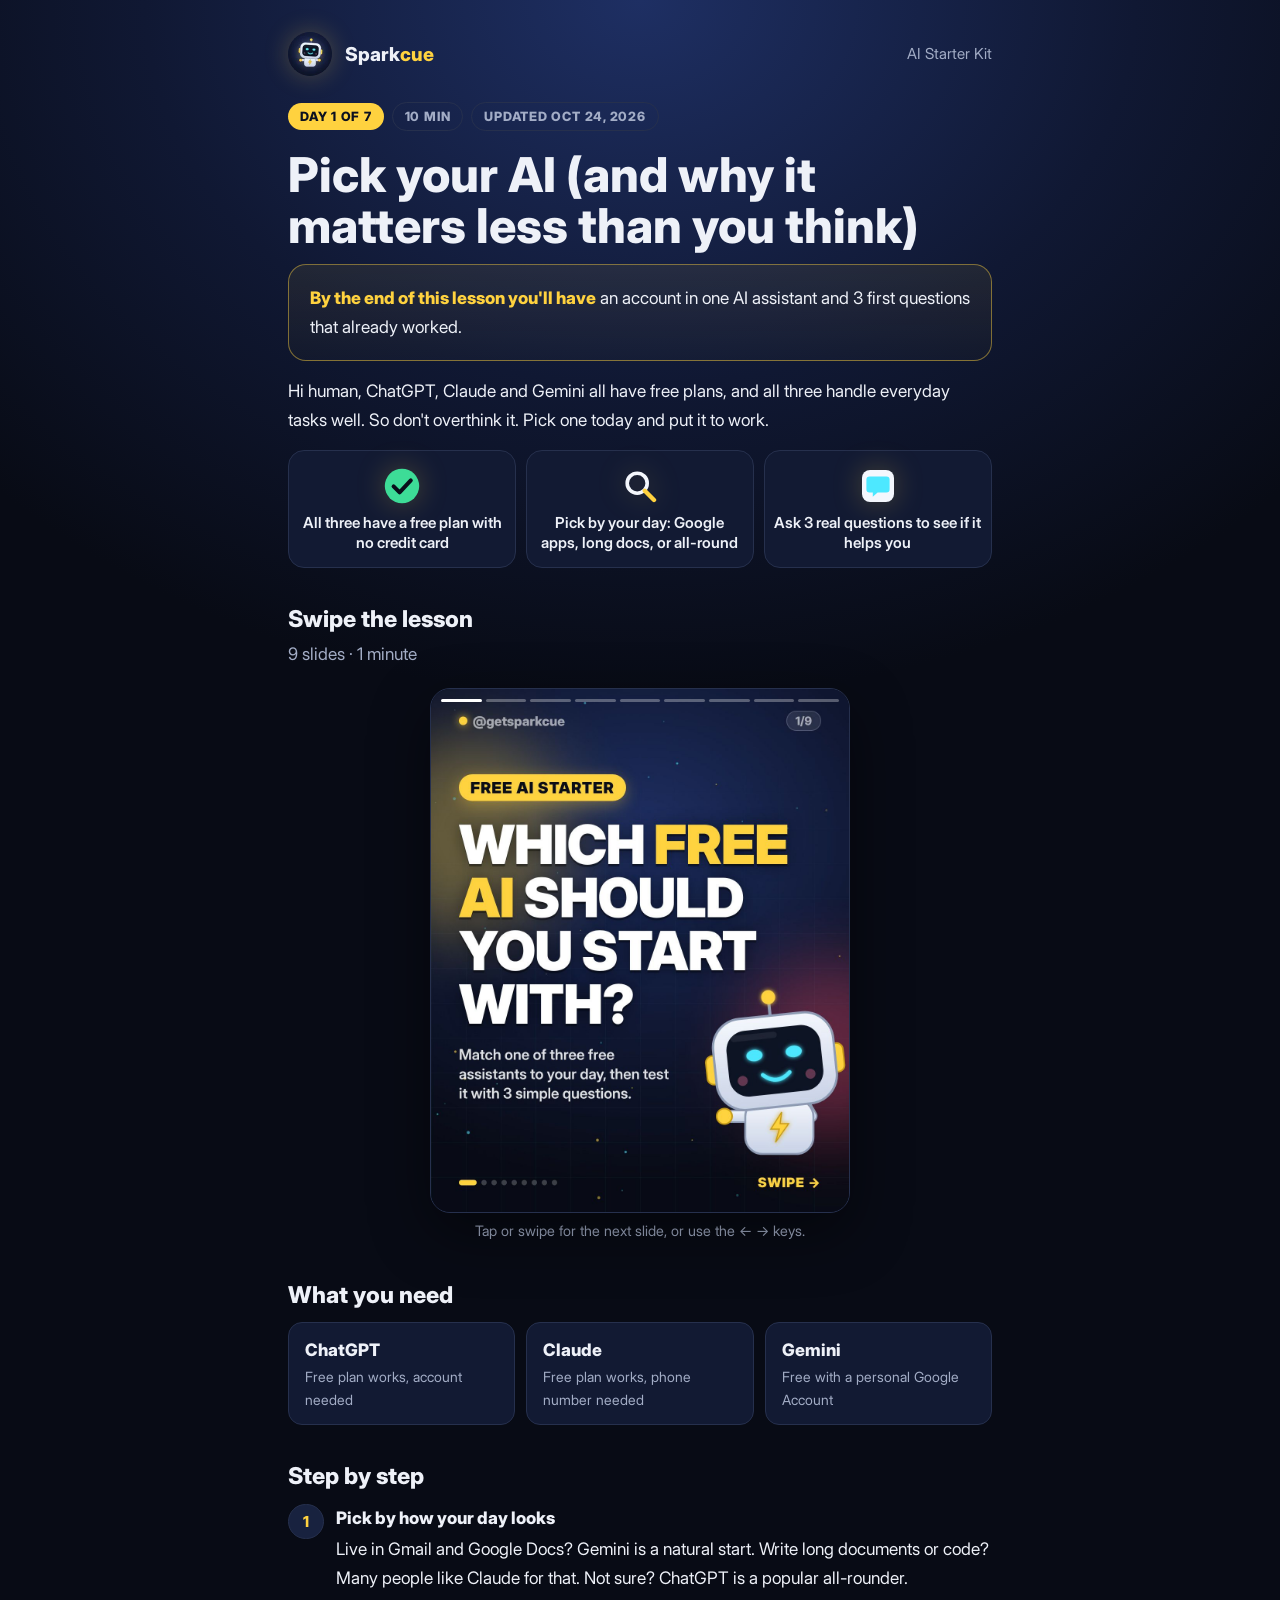
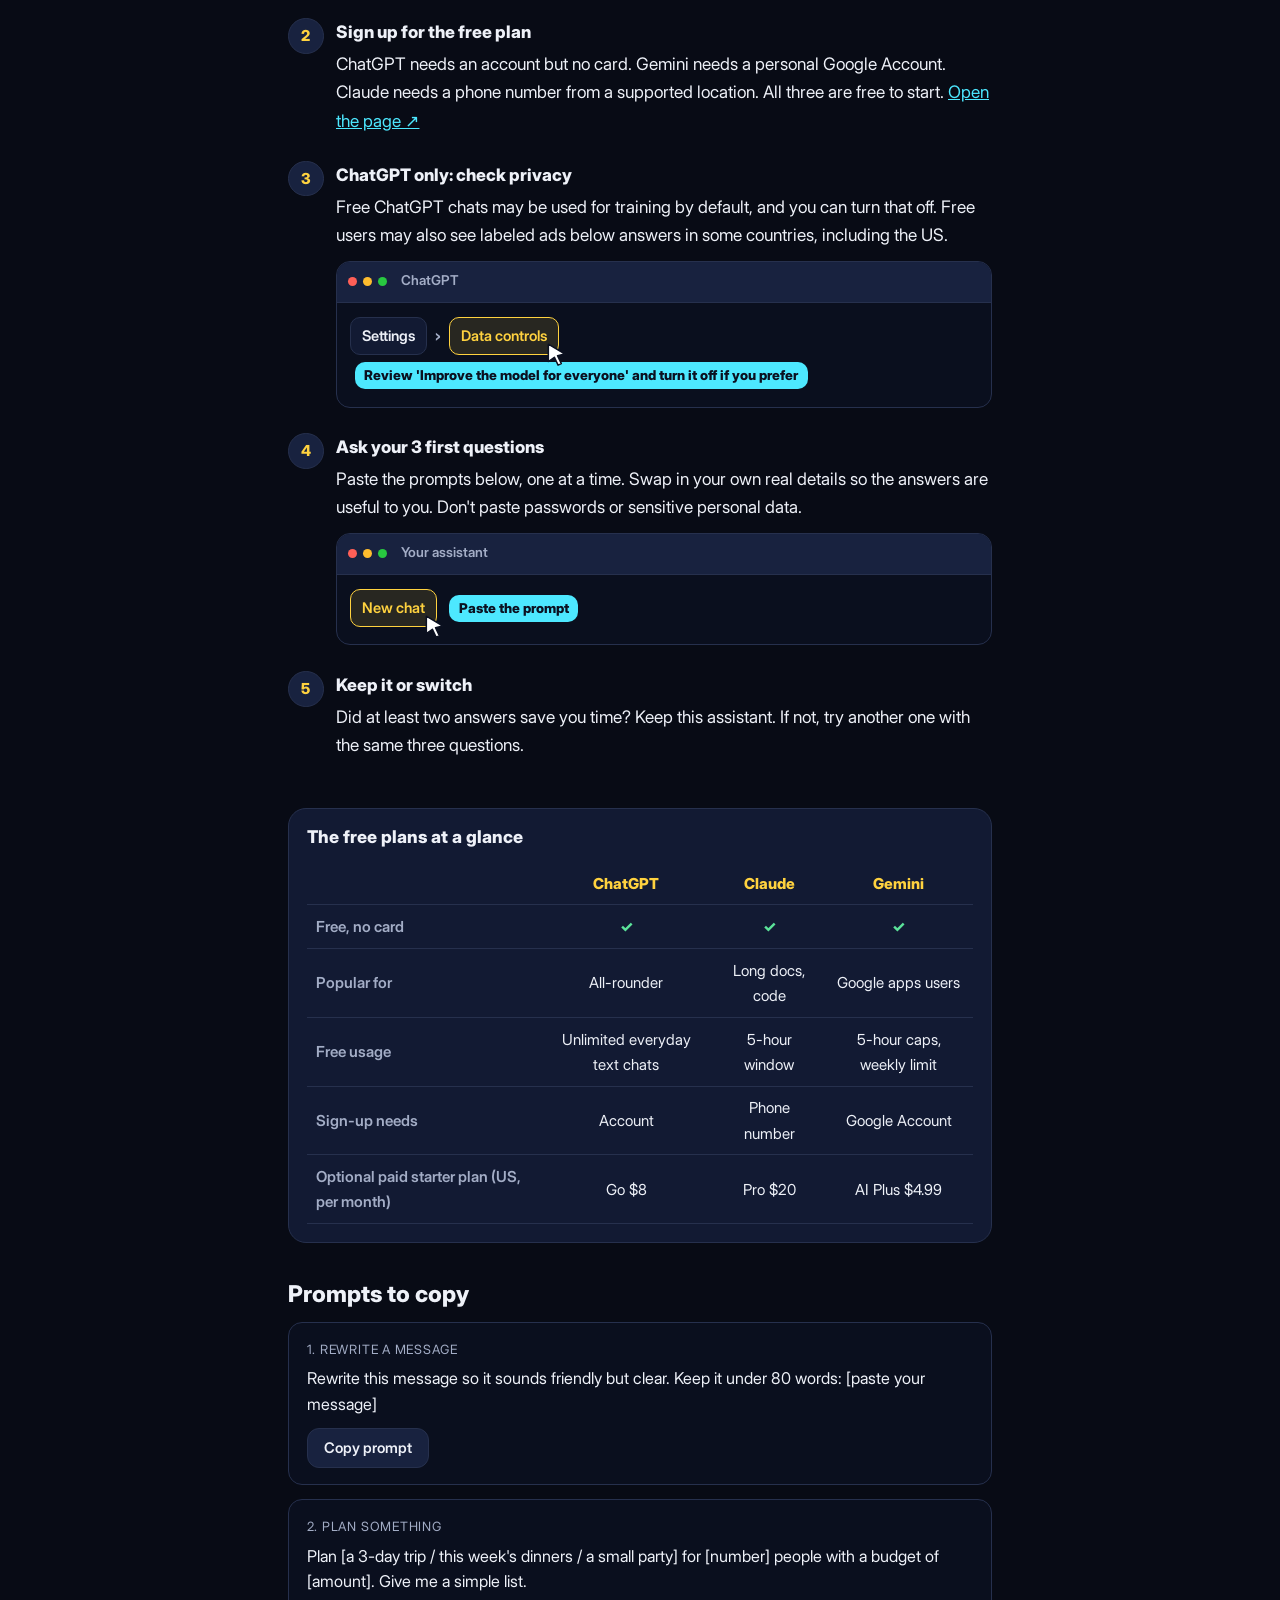
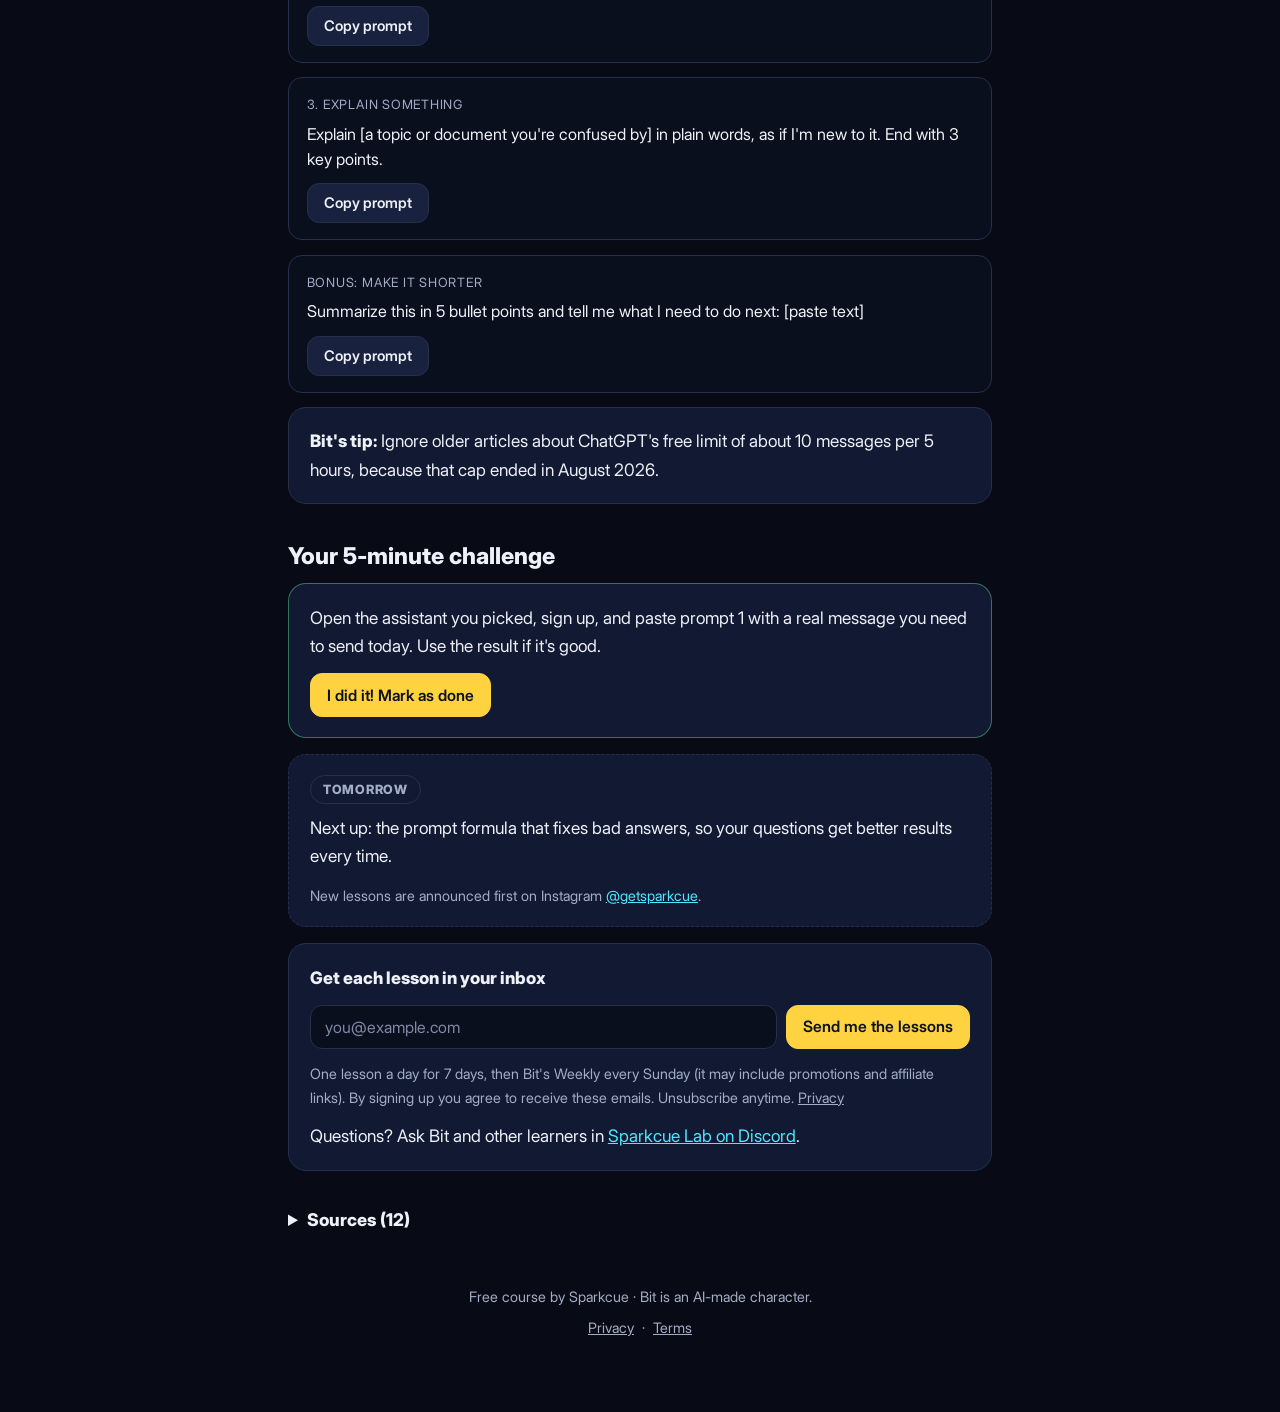
<file: course/lessons/pick-your-ai.html>
<!doctype html>
<html lang="en">
<head>
<meta charset="utf-8">
<meta name="viewport" content="width=device-width,initial-scale=1">
<title>Pick your AI (and why it matters less than you think) · Sparkcue AI Starter Kit</title>
<meta name="description" content="By the end you&#x27;ll have an account in one AI assistant and 3 first questions that already worked">
<meta property="og:title" content="Pick your AI (and why it matters less than you think) · Sparkcue AI Starter Kit"><meta property="og:description" content="By the end you&#x27;ll have an account in one AI assistant and 3 first questions that already worked">
<meta property="og:type" content="website"><meta property="og:image" content="https://getsparkcue.github.io/brand/og-card.jpg">
<meta property="og:image:width" content="1200"><meta property="og:image:height" content="630">
<meta name="twitter:card" content="summary_large_image">
<link rel="icon" href="../../favicon.svg" type="image/svg+xml"><link rel="icon" href="../../favicon-32.png" sizes="32x32">
<link rel="apple-touch-icon" href="../../apple-touch-icon.png">
<link rel="stylesheet" href="../assets/course.css">
</head>
<body data-lesson="1" data-core-total="7">
<div class="wrap"><div class="top"><img src="../../brand/bit-88.webp" width="44" height="44" alt=""><a href="../../">Spark<span>cue</span></a><span class="crumb"><a href="../" style="font:inherit;color:inherit">AI Starter Kit</a></span></div><div class="meta"><span class="pill">Day 1 of 7</span><span class="pill out">10 min</span><span class="pill out">Updated Oct 24, 2026</span></div><h1>Pick your AI (and why it matters less than you think)</h1><div class="card outcome"><b>By the end of this lesson you'll have</b> an account in one AI assistant and 3 first questions that already worked.</div><p>Hi human, ChatGPT, Claude and Gemini all have free plans, and all three handle everyday tasks well. So don&#x27;t overthink it. Pick one today and put it to work.</p><div class="tldr" aria-label="The lesson in 3 points"><div class="tl"><svg class="ico" width="40" height="40" viewBox="0 0 200 200" aria-hidden="true"><circle cx="100" cy="100" r="86" fill="#3DDC97"/><path d="M58 102 L88 132 L144 72" fill="none" stroke="#0A0E1A" stroke-width="20" stroke-linecap="round" stroke-linejoin="round"/></svg><span>All three have a free plan with no credit card</span></div><div class="tl"><svg class="ico" width="40" height="40" viewBox="0 0 200 200" aria-hidden="true"><circle cx="86" cy="86" r="50" fill="none" stroke="#F4F7FD" stroke-width="18"/><path d="M124 124 L170 170" stroke="#FFD23F" stroke-width="22" stroke-linecap="round"/></svg><span>Pick by your day: Google apps, long docs, or all-round</span></div><div class="tl"><svg class="ico" width="40" height="40" viewBox="0 0 200 200" aria-hidden="true"><rect x="20" y="20" width="160" height="160" rx="40" fill="#F4F7FD"/><path d="M58 52 h84 a16 16 0 0 1 16 16 v48 a16 16 0 0 1 -16 16 h-44 l-24 22 v-22 h-16 a16 16 0 0 1 -16 -16 v-48 a16 16 0 0 1 16 -16 z" fill="#4DE8FF"/></svg><span>Ask 3 real questions to see if it helps you</span></div></div><h2>Swipe the lesson</h2><p class="muted" style="margin-top:-.4rem">9 slides · 1 minute</p><section class="deck" aria-label="The lesson in slides" tabindex="0"><div class="bars"><i><b></b></i><i><b></b></i><i><b></b></i><i><b></b></i><i><b></b></i><i><b></b></i><i><b></b></i><i><b></b></i><i><b></b></i></div><img src="../media/pick-your-ai/slide_01.jpg" width="1080" height="1350" alt="Slide 1 of 9: Pick your AI (and why it matters less than you think)" loading="eager"><img src="../media/pick-your-ai/slide_02.jpg" width="1080" height="1350" alt="Slide 2 of 9: Pick your AI (and why it matters less than you think)" loading="eager" hidden><img src="../media/pick-your-ai/slide_03.jpg" width="1080" height="1350" alt="Slide 3 of 9: Pick your AI (and why it matters less than you think)" loading="lazy" hidden><img src="../media/pick-your-ai/slide_04.jpg" width="1080" height="1350" alt="Slide 4 of 9: Pick your AI (and why it matters less than you think)" loading="lazy" hidden><img src="../media/pick-your-ai/slide_05.jpg" width="1080" height="1350" alt="Slide 5 of 9: Pick your AI (and why it matters less than you think)" loading="lazy" hidden><img src="../media/pick-your-ai/slide_06.jpg" width="1080" height="1350" alt="Slide 6 of 9: Pick your AI (and why it matters less than you think)" loading="lazy" hidden><img src="../media/pick-your-ai/slide_07.jpg" width="1080" height="1350" alt="Slide 7 of 9: Pick your AI (and why it matters less than you think)" loading="lazy" hidden><img src="../media/pick-your-ai/slide_08.jpg" width="1080" height="1350" alt="Slide 8 of 9: Pick your AI (and why it matters less than you think)" loading="lazy" hidden><img src="../media/pick-your-ai/slide_09.jpg" width="1080" height="1350" alt="Slide 9 of 9: Pick your AI (and why it matters less than you think)" loading="lazy" hidden><button class="zone prev" aria-label="Previous slide"></button><button class="zone next" aria-label="Next slide"></button></section><p class="note center">Tap or swipe for the next slide, or use the ← → keys.</p><h2>What you need</h2><div class="tools"><a href="https://chatgpt.com" rel="noopener" target="_blank"><b>ChatGPT</b><small>Free plan works, account needed</small></a><a href="https://claude.ai" rel="noopener" target="_blank"><b>Claude</b><small>Free plan works, phone number needed</small></a><a href="https://gemini.google.com" rel="noopener" target="_blank"><b>Gemini</b><small>Free with a personal Google Account</small></a></div><h2>Step by step</h2><ol class="steps"><li><b>Pick by how your day looks</b><span class="sb">Live in Gmail and Google Docs? Gemini is a natural start. Write long documents or code? Many people like Claude for that. Not sure? ChatGPT is a popular all-rounder.</span></li><li><b>Sign up for the free plan</b><span class="sb">ChatGPT needs an account but no card. Gemini needs a personal Google Account. Claude needs a phone number from a supported location. All three are free to start. <a href="https://claude.ai" rel="noopener" target="_blank">Open the page ↗</a></span></li><li><b>ChatGPT only: check privacy</b><span class="sb">Free ChatGPT chats may be used for training by default, and you can turn that off. Free users may also see labeled ads below answers in some countries, including the US.</span><figure class="mock" aria-label="Where to click in ChatGPT: Settings &gt; Data controls"><div class="bar"><i></i><i></i><i></i><b>ChatGPT</b></div><div class="path"><span class="cp">Settings</span><span class="arr" aria-hidden="true">›</span><span class="cp hit">Data controls<svg class="cursor" width="26" height="26" viewBox="0 0 24 24" aria-hidden="true"><path d="M4 2l15 9-6.5 1.6L16 20l-3 1.4-3.4-7.3L4 18z" fill="#fff" stroke="#0B1020" stroke-width="1.4" stroke-linejoin="round"/></svg></span><span class="act">Review &#x27;Improve the model for everyone&#x27; and turn it off if you prefer</span></div></figure></li><li><b>Ask your 3 first questions</b><span class="sb">Paste the prompts below, one at a time. Swap in your own real details so the answers are useful to you. Don&#x27;t paste passwords or sensitive personal data.</span><figure class="mock" aria-label="Where to click in Your assistant: New chat"><div class="bar"><i></i><i></i><i></i><b>Your assistant</b></div><div class="path"><span class="cp hit">New chat<svg class="cursor" width="26" height="26" viewBox="0 0 24 24" aria-hidden="true"><path d="M4 2l15 9-6.5 1.6L16 20l-3 1.4-3.4-7.3L4 18z" fill="#fff" stroke="#0B1020" stroke-width="1.4" stroke-linejoin="round"/></svg></span><span class="act">Paste the prompt</span></div></figure></li><li><b>Keep it or switch</b><span class="sb">Did at least two answers save you time? Keep this assistant. If not, try another one with the same three questions.</span></li></ol><figure class="vis"><h3>The free plans at a glance</h3><div class="tablewrap"><table class="cmp"><thead><tr><th></th><th>ChatGPT</th><th>Claude</th><th>Gemini</th></tr></thead><tbody><tr><th scope="row">Free, no card</th><td class="y" aria-label="yes">✓</td><td class="y" aria-label="yes">✓</td><td class="y" aria-label="yes">✓</td></tr><tr><th scope="row">Popular for</th><td>All-rounder</td><td>Long docs, code</td><td>Google apps users</td></tr><tr><th scope="row">Free usage</th><td>Unlimited everyday text chats</td><td>5-hour window</td><td>5-hour caps, weekly limit</td></tr><tr><th scope="row">Sign-up needs</th><td>Account</td><td>Phone number</td><td>Google Account</td></tr><tr><th scope="row">Optional paid starter plan (US, per month)</th><td>Go $8</td><td>Pro $20</td><td>AI Plus $4.99</td></tr></tbody></table></div></figure><h2>Prompts to copy</h2><div class="prompt"><div class="lbl">1. Rewrite a message</div><pre id="p0">Rewrite this message so it sounds friendly but clear. Keep it under 80 words: [paste your message]</pre><button class="btn" data-copy="p0">Copy prompt</button></div><div class="prompt"><div class="lbl">2. Plan something</div><pre id="p1">Plan [a 3-day trip / this week&#x27;s dinners / a small party] for [number] people with a budget of [amount]. Give me a simple list.</pre><button class="btn" data-copy="p1">Copy prompt</button></div><div class="prompt"><div class="lbl">3. Explain something</div><pre id="p2">Explain [a topic or document you&#x27;re confused by] in plain words, as if I&#x27;m new to it. End with 3 key points.</pre><button class="btn" data-copy="p2">Copy prompt</button></div><div class="prompt"><div class="lbl">Bonus: make it shorter</div><pre id="p3">Summarize this in 5 bullet points and tell me what I need to do next: [paste text]</pre><button class="btn" data-copy="p3">Copy prompt</button></div><div class="card"><b>Bit's tip:</b> Ignore older articles about ChatGPT&#x27;s free limit of about 10 messages per 5 hours, because that cap ended in August 2026.</div><h2>Your 5-minute challenge</h2><div class="card challenge"><p style="margin:0">Open the assistant you picked, sign up, and paste prompt 1 with a real message you need to send today. Use the result if it&#x27;s good.</p><div class="done-row"><button class="btn primary" id="mark-done">I did it! Mark as done</button></div></div><div class="card next"><span class="pill out">Tomorrow</span><p style="margin:.6rem 0 .8rem">Next up: the prompt formula that fixes bad answers, so your questions get better results every time.</p><p class="note" style="margin:.8rem 0 0">New lessons are announced first on Instagram <a href="https://www.instagram.com/getsparkcue/">@getsparkcue</a>.</p></div><div class="card"><div class="join"><b>Get each lesson in your inbox</b><form data-kit="10092246"><input type="email" name="email_address" required placeholder="you@example.com" autocomplete="email" aria-label="Email"><button class="btn primary">Send me the lessons</button></form><div class="note">One lesson a day for 7 days, then Bit's Weekly every Sunday (it may include promotions and affiliate links). By signing up you agree to receive these emails. Unsubscribe anytime. <a href="https://getsparkcue.github.io/privacy.html">Privacy</a></div></div><p style="margin:.8rem 0 0">Questions? Ask Bit and other learners in <a href="https://discord.gg/dnxSrA4wH">Sparkcue Lab on Discord</a>.</p></div><details class="srcbox"><summary>Sources (12)</summary><ul class="sources"><li><a href="https://help.openai.com/en/articles/20001354-gpt-6-and-other-models-in-chatgpt" rel="noopener" target="_blank">https://help.openai.com/en/articles/20001354-gpt-6-and-other-models-in-chatgpt</a></li><li><a href="https://chatgpt.com/pricing/" rel="noopener" target="_blank">https://chatgpt.com/pricing/</a></li><li><a href="https://felloai.com/is-chatgpt-free/" rel="noopener" target="_blank">https://felloai.com/is-chatgpt-free/</a></li><li><a href="https://openai.com/index/testing-ads-in-chatgpt/" rel="noopener" target="_blank">https://openai.com/index/testing-ads-in-chatgpt/</a></li><li><a href="https://help.openai.com/en/articles/7730893-data-controls-faq" rel="noopener" target="_blank">https://help.openai.com/en/articles/7730893-data-controls-faq</a></li><li><a href="https://overchat.ai/ai-hub/use-chatgpt-for-free" rel="noopener" target="_blank">https://overchat.ai/ai-hub/use-chatgpt-for-free</a></li><li><a href="https://www.ssdnodes.com/learn/claude-free-tier-limits" rel="noopener" target="_blank">https://www.ssdnodes.com/learn/claude-free-tier-limits</a></li><li><a href="https://support.claude.com/en/articles/8325609-how-do-i-sign-up-for-the-pro-plan" rel="noopener" target="_blank">https://support.claude.com/en/articles/8325609-how-do-i-sign-up-for-the-pro-plan</a></li><li><a href="https://www.powerfulai.tools/blog/is-gemini-free" rel="noopener" target="_blank">https://www.powerfulai.tools/blog/is-gemini-free</a></li><li><a href="https://felloai.com/is-gemini-free/" rel="noopener" target="_blank">https://felloai.com/is-gemini-free/</a></li><li><a href="https://support.google.com/gemini/answer/13278668?hl=en" rel="noopener" target="_blank">https://support.google.com/gemini/answer/13278668?hl=en</a></li><li><a href="https://suprmind.ai/hub/gemini/pricing/" rel="noopener" target="_blank">https://suprmind.ai/hub/gemini/pricing/</a></li></ul></details><footer>Free course by Sparkcue · Bit is an AI-made character.<br><a href="../../privacy.html">Privacy</a> · <a href="../../terms.html">Terms</a></footer>
</div>
<script src="../assets/course.js"></script>
</body>
</html>
</file>
<file: course/assets/course.css>
/* Sparkcue course: shared styles (pages are generated by the Sparkcue bot). Fonts are self-hosted: no third-party requests. */
@font-face{font-family:'Inter Display';font-weight:400;font-display:swap;src:url('/fonts/inter-display-400.woff') format('woff')}
@font-face{font-family:'Inter Display';font-weight:600;font-display:swap;src:url('/fonts/inter-display-600.woff') format('woff')}
@font-face{font-family:'Inter Display';font-weight:700 900;font-display:swap;src:url('/fonts/inter-display-800.woff') format('woff')}
:root{--bg:#0B1020;--surface:#121a33;--surface2:#18223f;--fg:#EEF1F8;--muted:#A3ADC6;--line:#26304d;--spark:#FFD23F;--cyan:#4DE8FF;--good:#5BE39A;
  --subtle:#8B95AE;--display:'Inter Display','Segoe UI',system-ui,sans-serif;--body:'Inter Display','Segoe UI',system-ui,sans-serif;color-scheme:dark}
*{box-sizing:border-box}
html{background:var(--bg)}
body{margin:0;min-height:100vh;background:radial-gradient(900px 700px at 50% 0%,#1E2F63 0%,#101833 55%,#080B15 100%) no-repeat,var(--bg);color:var(--fg);
  font:400 1.08rem/1.65 var(--body);padding:2rem 16px 4rem}
a{color:var(--cyan)}
.wrap{max-width:44rem;margin:0 auto}
.top{display:flex;align-items:center;gap:.8rem;margin-bottom:1.6rem}
.top img{width:44px;height:44px;border-radius:50%;box-shadow:0 0 24px rgba(255,210,63,.25)}
.top a{color:var(--fg);text-decoration:none;font:800 1.2rem var(--display)}
.top a span{color:var(--spark)}
.top .crumb{margin-left:auto;color:var(--muted);font-size:.95rem}
h1{font:800 clamp(2rem,6.5vw,3rem)/1.05 var(--display);margin:.2rem 0 .8rem}
h1 em{font-style:normal;color:var(--spark)}
h2{font:800 1.45rem/1.2 var(--display);margin:2.4rem 0 .8rem}
p{margin:0 0 1rem}
.muted{color:var(--muted)}
.pill{display:inline-block;background:var(--spark);color:#0B1020;font-weight:700;font-size:.8rem;letter-spacing:.06em;text-transform:uppercase;border-radius:999px;padding:.2rem .75rem}
.pill.cy{background:var(--cyan)}
.pill.out{background:transparent;color:var(--muted);border:1px solid var(--line)}
.card{background:var(--surface);border:1px solid var(--line);border-radius:18px;padding:1.2rem 1.3rem;margin:0 0 1rem}
.outcome{border-color:rgba(255,210,63,.45);background:linear-gradient(180deg,rgba(255,210,63,.08),rgba(255,210,63,.02))}
.outcome b{color:var(--spark)}
.meta{display:flex;flex-wrap:wrap;gap:.5rem;align-items:center;margin:.2rem 0 1.2rem}
.progress{height:8px;background:var(--line);border-radius:4px;overflow:hidden;margin:.4rem 0 1.4rem}
.progress i{display:block;height:100%;width:0;background:var(--spark);border-radius:4px;transition:width .4s}
.lessons{list-style:none;padding:0;margin:0;display:flex;flex-direction:column;gap:.7rem}
.lessons a{display:flex;align-items:center;gap:1rem;text-decoration:none;color:var(--fg);background:var(--surface);border:1px solid var(--line);border-radius:16px;padding:.9rem 1.1rem}
.lessons a:hover,.lessons a:focus-visible{border-color:var(--spark);outline:none}
.lessons .num{flex:none;width:2.4rem;height:2.4rem;border-radius:50%;display:grid;place-items:center;background:var(--surface2);font:800 1rem var(--display);color:var(--spark)}
.lessons .t{flex:1;min-width:0}
.lessons .t b{display:block;font-weight:600}
.lessons .t small{color:var(--muted);font-size:.92rem}
.lessons .st{flex:none;font-size:.85rem;color:var(--muted)}
.lessons li.done .num{background:var(--good);color:#0B1020}
.lessons li.locked a{color:var(--subtle);padding:.7rem 1.1rem}
.lessons li.locked .t small{display:none}
.lessons li.locked .t b{font-weight:400}
.steps{counter-reset:s;list-style:none;padding:0;margin:0}
.steps li{counter-increment:s;position:relative;padding:0 0 1.2rem 3rem}
.steps li::before{content:counter(s);position:absolute;left:0;top:0;width:2.1rem;height:2.1rem;border-radius:50%;background:var(--surface2);border:1px solid var(--line);display:grid;place-items:center;font:800 .95rem var(--display);color:var(--spark)}
.steps b{display:block;margin-bottom:.2rem}
.prompt{position:relative;background:#0a0f1e;border:1px solid var(--line);border-radius:14px;padding:1rem 1.1rem 1rem;margin:0 0 .9rem}
.prompt .lbl{font-size:.8rem;letter-spacing:.06em;text-transform:uppercase;color:var(--muted);margin-bottom:.4rem}
.prompt pre{margin:0;white-space:pre-wrap;font:400 1.02rem/1.55 var(--body);color:var(--fg)}
.btn{display:inline-flex;align-items:center;gap:.4rem;cursor:pointer;border:1px solid var(--line);background:var(--surface2);color:var(--fg);border-radius:12px;padding:.55rem 1rem;font:600 .98rem var(--body)}
.btn:hover,.btn:focus-visible{border-color:var(--spark);outline:none}
.btn.primary{background:var(--spark);color:#0B1020;border-color:var(--spark)}
.prompt .btn{margin-top:.7rem;min-height:40px;padding:.5rem 1rem;font-size:.92rem}
.tools{display:grid;grid-template-columns:repeat(auto-fit,minmax(13rem,1fr));gap:.7rem;margin-bottom:1rem}
.tools a{display:block;text-decoration:none;color:var(--fg);background:var(--surface);border:1px solid var(--line);border-radius:14px;padding:.8rem 1rem}
.tools a:hover{border-color:var(--cyan)}
.tools small{display:block;color:var(--muted);font-size:.88rem}
.aff{font-size:.78rem;color:var(--muted);border:1px solid var(--line);border-radius:6px;padding:0 .35rem;margin-left:.3rem;white-space:nowrap}
.disclosure{font-size:.92rem;color:var(--muted);border-left:3px solid var(--line);padding:.2rem 0 .2rem .8rem;margin:0 0 1.4rem}
.challenge{border-color:rgba(91,227,154,.45)}
.done-row{display:flex;flex-wrap:wrap;gap:.7rem;align-items:center;margin-top:.8rem}
.next{border-style:dashed}
video{width:100%;max-height:78vh;border-radius:18px;background:#000;border:1px solid var(--line);margin:0 0 1.2rem}
.join{display:grid;gap:.8rem}
.join form{display:flex;flex-wrap:wrap;gap:.6rem}
.join input{flex:1 1 14rem;min-width:0;border:1px solid var(--line);background:#0a0f1e;color:var(--fg);border-radius:12px;padding:.65rem .9rem;font:400 1rem var(--body)}
.join input:focus{outline:2px solid var(--spark);border-color:transparent}
.note{font-size:.9rem;color:var(--muted)}
.ok{color:var(--good)}
.sources{font-size:.9rem;color:var(--muted)}
.sources a{color:var(--muted);word-break:break-all}
footer{margin-top:3rem;font-size:.9rem;color:var(--muted);text-align:center}
footer a{color:var(--muted)}
.hidden{display:none!important}

/* ---------- visual lesson blocks ---------- */
.center{text-align:center}
.tldr{display:grid;grid-template-columns:repeat(3,1fr);gap:.6rem;margin:1rem 0 .4rem}
.tl{display:flex;flex-direction:column;align-items:center;text-align:center;gap:.45rem;background:var(--surface);border:1px solid var(--line);border-radius:16px;padding:.9rem .6rem;font-weight:600;font-size:.95rem;line-height:1.3}
.tl .ico{filter:drop-shadow(0 0 14px rgba(255,210,63,.25))}
@media (max-width:420px){.tldr{grid-template-columns:1fr}.tl{flex-direction:row;text-align:left;padding:.7rem .9rem}}
.vid{max-width:340px;margin:0 auto 1rem;aspect-ratio:9/16;border-radius:20px;overflow:hidden;border:1px solid var(--line);background:#000;box-shadow:0 20px 60px rgba(0,0,0,.45)}
.vid iframe,.vid video{width:100%;height:100%;border:0;display:block;margin:0;max-height:none;border-radius:0}
.deck{position:relative;max-width:420px;margin:1.2rem auto .4rem;aspect-ratio:4/5;border-radius:20px;overflow:hidden;border:1px solid var(--line);background:#0a0f1e;box-shadow:0 20px 60px rgba(0,0,0,.45);outline:none;touch-action:pan-y}
.deck:focus-visible{border-color:var(--spark)}
.deck img{position:absolute;inset:0;width:100%;height:100%;object-fit:cover}
.deck img[hidden]{display:none}
.deck .bars{position:absolute;top:10px;left:10px;right:10px;display:flex;gap:4px;z-index:3}
.deck .bars i{flex:1;height:3px;background:rgba(255,255,255,.3);border-radius:2px;overflow:hidden}
.deck .bars b{display:block;height:100%;width:0;background:#fff}
.deck .bars i.on b{width:100%}
.deck .zone{position:absolute;top:0;bottom:0;width:40%;background:transparent;border:0;cursor:pointer;z-index:2}
.deck .zone.prev{left:0}.deck .zone.next{right:0;width:60%}
.deck .count{position:absolute;bottom:10px;right:12px;z-index:3;background:rgba(10,15,30,.7);color:#fff;font-size:.82rem;border-radius:999px;padding:.1rem .6rem}
.steps li{padding-bottom:1.6rem}
.steps .sb{display:block;color:var(--fg)}
.mock{margin:.7rem 0 0;border:1px solid var(--line);border-radius:14px;overflow:hidden;background:#0a0f1e}
.mock .bar{display:flex;align-items:center;gap:6px;padding:.45rem .7rem;background:var(--surface2);border-bottom:1px solid var(--line)}
.mock .bar i{width:9px;height:9px;border-radius:50%;background:#3a4566}
.mock .bar i:first-child{background:#FF5F57}.mock .bar i:nth-child(2){background:#FEBC2E}.mock .bar i:nth-child(3){background:#28C840}
.mock .bar b{margin-left:.5rem;font-size:.85rem;color:var(--muted);font-weight:600}
.mock .path{display:flex;flex-wrap:wrap;align-items:center;gap:.45rem;padding:.9rem .8rem 1.1rem}
.cp{position:relative;border:1px solid var(--line);background:var(--surface);border-radius:10px;padding:.35rem .7rem;font-size:.92rem;font-weight:600}
.cp.hit{border-color:var(--spark);background:rgba(255,210,63,.12);color:var(--spark);box-shadow:0 0 0 0 rgba(255,210,63,.6);animation:ping 1.8s infinite}
.cp .cursor{position:absolute;right:-12px;bottom:-14px}
.arr{color:var(--muted);font-weight:700}
.act{margin-left:.3rem;font-size:.85rem;color:#0B1020;background:var(--cyan);border-radius:10px;padding:.15rem .6rem;font-weight:700}
@keyframes ping{0%{box-shadow:0 0 0 0 rgba(255,210,63,.55)}70%{box-shadow:0 0 0 10px rgba(255,210,63,0)}100%{box-shadow:0 0 0 0 rgba(255,210,63,0)}}
@media (prefers-reduced-motion:reduce){.cp.hit{animation:none}}
.vis{margin:1.4rem 0;background:var(--surface);border:1px solid var(--line);border-radius:18px;padding:1.1rem}
.vis h3{font:800 1.1rem/1.2 var(--display);margin:0 0 .9rem}
.flow .nodes{display:flex;align-items:center;justify-content:center;flex-wrap:wrap;gap:.4rem}
.flow .node{display:flex;flex-direction:column;align-items:center;gap:.35rem;width:6.4rem;text-align:center;font-weight:600;font-size:.9rem;line-height:1.2}
.flow .node .ico{background:var(--surface2);border:1px solid var(--line);border-radius:18px;padding:10px;width:74px;height:74px}
.flow .link{width:26px;height:2px;background:linear-gradient(90deg,var(--spark),var(--cyan));position:relative;margin-bottom:1.6rem}
.flow .link::after{content:'';position:absolute;right:-2px;top:-4px;border:5px solid transparent;border-left-color:var(--cyan)}
.bagrid{display:grid;grid-template-columns:1fr auto 1fr;gap:.6rem;align-items:stretch}
.ba{border-radius:14px;padding:.8rem .9rem;border:1px solid var(--line)}
.ba b{display:block;margin-bottom:.3rem}
.ba ul{margin:0;padding-left:1.1rem;font-size:.95rem}
.ba.before{background:rgba(255,77,109,.07);border-color:rgba(255,77,109,.35)}.ba.before b{color:#FF8DA1}
.ba.after{background:rgba(91,227,154,.07);border-color:rgba(91,227,154,.4)}.ba.after b{color:var(--good)}
.vs{align-self:center;font-size:1.4rem;color:var(--spark)}
@media (max-width:480px){.bagrid{grid-template-columns:1fr}.vs{transform:rotate(90deg);justify-self:center}}
.tablewrap{overflow-x:auto}
.cmp{width:100%;border-collapse:collapse;font-size:.95rem}
.cmp th,.cmp td{padding:.55rem .6rem;border-bottom:1px solid var(--line);text-align:center}
.cmp thead th{color:var(--spark);font-family:var(--display)}
.cmp tbody th{text-align:left;color:var(--muted);font-weight:600}
.cmp td.y{color:var(--good);font-weight:800}.cmp td.n{color:#FF8DA1;font-weight:800}
.stat{text-align:center}.stat .big{font:800 3.4rem/1 var(--display);color:var(--spark)}.stat p{margin:.4rem 0 0;color:var(--muted)}
@media (max-width:540px){
  .flow .nodes{flex-direction:column;flex-wrap:nowrap;gap:.2rem}
  .flow .node{flex-direction:row;width:13rem;gap:.9rem;text-align:left;font-size:1rem}
  .flow .node .ico{width:58px;height:58px;padding:8px;border-radius:14px}
  .flow .link{width:2px;height:20px;margin:0 0 0 -10.4rem;background:linear-gradient(180deg,var(--spark),var(--cyan))}
  .flow .link::after{right:-4px;top:auto;bottom:-6px;border:5px solid transparent;border-top-color:var(--cyan);border-left-color:transparent}
}

/* ---------- accessibility + tap targets ---------- */
.btn{min-height:44px}
a:focus-visible,.btn:focus-visible,.lessons a:focus-visible,.tools a:focus-visible,.deck .zone:focus-visible,summary:focus-visible,
input:focus-visible{outline:3px solid var(--cyan)!important;outline-offset:3px}
.join input:focus{outline:3px solid var(--cyan);outline-offset:2px;border-color:transparent}
::placeholder{color:#7F89A3;opacity:1}
footer a{display:inline-block;padding:.5rem .25rem}
.srcbox{margin:2rem 0 0;color:var(--muted)}
.srcbox summary{cursor:pointer;font:800 1.1rem var(--display);color:var(--fg);padding:.4rem 0}
.join .note a{color:var(--muted)}
.sr-only{position:absolute;width:1px;height:1px;overflow:hidden;clip:rect(0 0 0 0);white-space:nowrap}
@media (max-width:480px){.cmp{font-size:.88rem}.cmp th,.cmp td{padding:.45rem .35rem}}
@media (prefers-reduced-motion:reduce){*{transition:none!important;animation:none!important;scroll-behavior:auto!important}}
</file>
